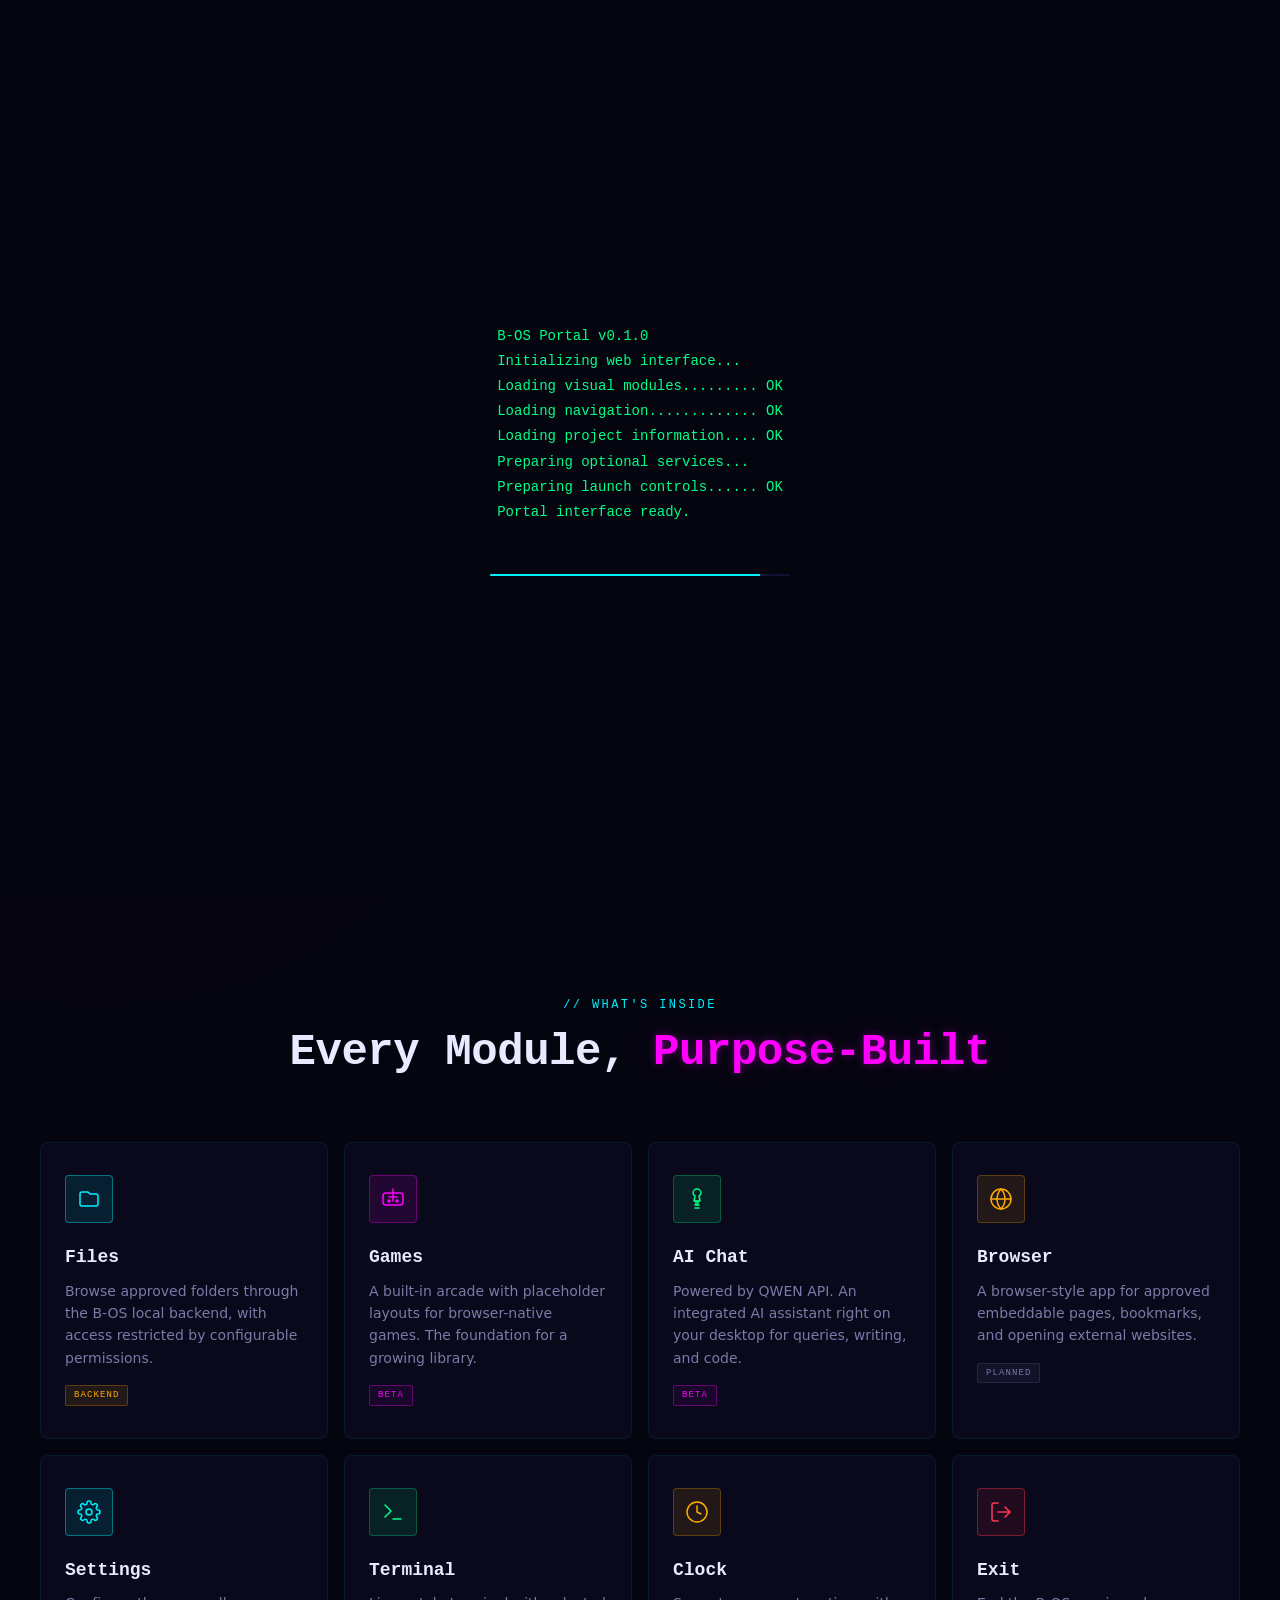
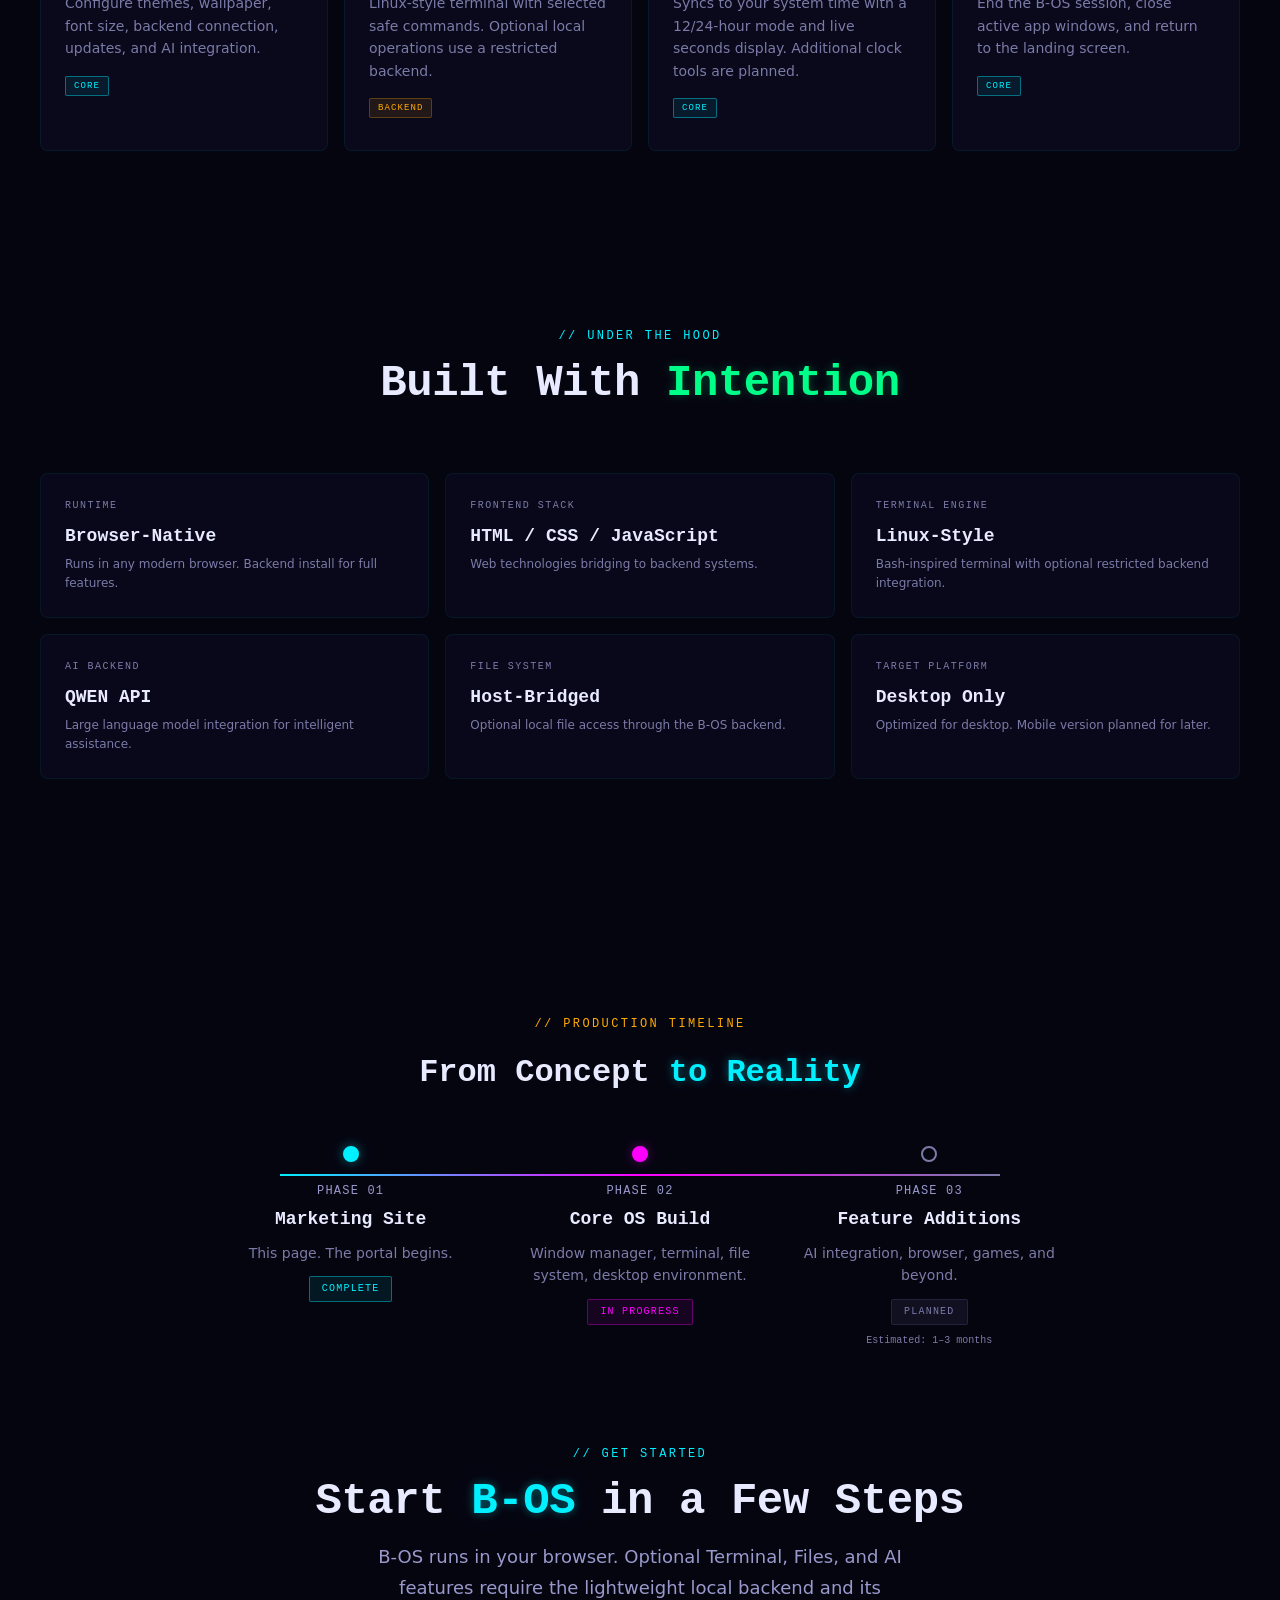
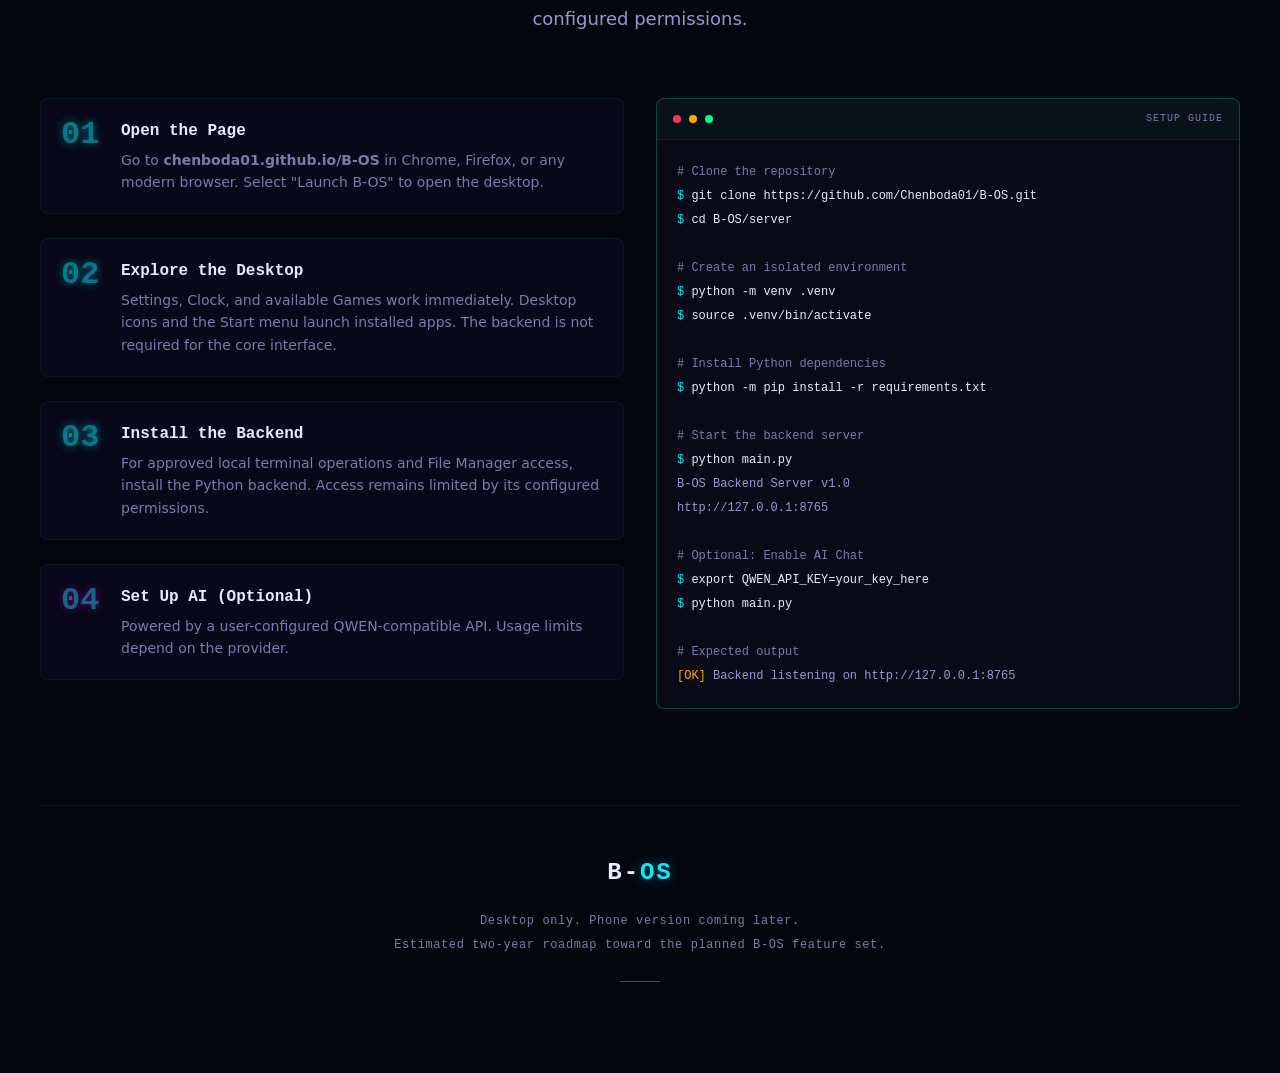
<file: index.html>
<!DOCTYPE html>
<html lang="en">
<head>
<meta charset="UTF-8">
<meta name="viewport" content="width=device-width, initial-scale=1.0">
<meta name="description" content="B-OS is a browser-based desktop simulation with windowed apps, optional local backend integration, and an extensible web interface.">
<meta name="theme-color" content="#050510">
<meta name="color-scheme" content="dark">
<meta property="og:title" content="B-OS — The Future Runs Here">
<meta property="og:description" content="A browser-based desktop simulation built for the web.">
<meta property="og:type" content="website">
<title>B-OS — The Future Runs Here</title>
<script>
document.documentElement.classList.add('js');
window.addEventListener('error', function(event) {
  console.error('B-OS portal error:', event.error || event.message);
  var bootOverlay = document.getElementById('bootOverlay');
  if (bootOverlay && !bootOverlay.classList.contains('hidden')) {
    bootOverlay.classList.add('hidden');
  }
});

window.addEventListener('unhandledrejection', function(event) {
  console.error('Unhandled promise rejection:', event.reason);
  var bootOverlay = document.getElementById('bootOverlay');
  if (bootOverlay && !bootOverlay.classList.contains('hidden')) {
    bootOverlay.classList.add('hidden');
  }
});
</script>
<style>
/* ═══════════════════════════════════════════════════════
   DESIGN SYSTEM — Cyberpunk Terminal Aesthetic
   ═══════════════════════════════════════════════════════ */
:root {
  /* Core palette */
  --void:        #050510;
  --abyss:       #0a0a1a;
  --deep:        #0d0d24;
  --surface:     #111130;
  --elevated:    #181848;

  /* Neon accents */
  --cyan:        #00f0ff;
  --cyan-dim:    #00f0ff66;
  --cyan-ghost:  #00f0ff15;
  --magenta:     #ff00ff;
  --magenta-dim: #ff00ff55;
  --magenta-ghost:#ff00ff12;
  --green:       #00ff88;
  --green-dim:   #00ff8844;
  --amber:       #ffaa00;
  --amber-dim:   #ffaa0044;
  --red:         #ff3355;

  /* Text */
  --text-bright: #e8eaff;
  --text-mid:    #9999cc;
  --text-dim:    #7b7ba8;
  --border-dim:  #555580;

  /* Spacing (4px grid) */
  --sp-1: 4px;   --sp-2: 8px;   --sp-3: 12px;
  --sp-4: 16px;  --sp-5: 20px;  --sp-6: 24px;
  --sp-8: 32px;  --sp-10: 40px; --sp-12: 48px;
  --sp-16: 64px; --sp-20: 80px; --sp-24: 96px;

  /* Type scale */
  --font-mono:    'Consolas', 'SF Mono', 'Fira Code', 'Courier New', monospace;
  --font-display: 'Consolas', 'SF Mono', 'Fira Code', 'Courier New', monospace;
  --font-body:    'Segoe UI', 'Helvetica Neue', 'DejaVu Sans', sans-serif;

  --text-xs:   0.75rem;
  --text-sm:   0.875rem;
  --text-base: 1rem;
  --text-lg:   1.125rem;
  --text-xl:   1.25rem;
  --text-2xl:  1.5rem;
  --text-3xl:  2rem;
  --text-4xl:  2.75rem;
  --text-5xl:  3.75rem;
  --text-6xl:  5rem;

  /* Radii */
  --r-sm: 4px;
  --r-md: 8px;
  --r-lg: 12px;

  /* Glows */
  --glow-cyan:    0 0 20px var(--cyan-dim), 0 0 60px var(--cyan-ghost);
  --glow-magenta: 0 0 20px var(--magenta-dim), 0 0 60px var(--magenta-ghost);
  --glow-green:   0 0 20px var(--green-dim);

  /* Transitions */
  --ease-out: cubic-bezier(0.22, 1, 0.36, 1);
  --ease-spring: cubic-bezier(0.34, 1.56, 0.64, 1);
}

/* ═══════════════════════════════════════════════════════
   RESET & BASE
   ═══════════════════════════════════════════════════════ */
*, *::before, *::after { margin: 0; padding: 0; box-sizing: border-box; }

html {
  scroll-behavior: smooth;
  overflow-x: hidden;
}

body {
  font-family: var(--font-body);
  background: var(--void);
  color: var(--text-bright);
  line-height: 1.6;
  -webkit-font-smoothing: antialiased;
  overflow-x: hidden;
}

a { color: var(--cyan); text-decoration: none; }
a:hover { text-shadow: var(--glow-cyan); }

a:focus-visible,
button:focus-visible {
  outline: 2px solid var(--cyan);
  outline-offset: 4px;
  box-shadow: 0 0 16px var(--cyan-dim);
}

.feature-card:focus-within,
.install-step:focus-within,
.spec-card:focus-within { border-color: var(--cyan); }

.skip-link {
  position: fixed;
  top: var(--sp-3);
  left: var(--sp-3);
  z-index: 10001;
  padding: var(--sp-3) var(--sp-4);
  background: var(--cyan);
  color: var(--void);
  font-family: var(--font-mono);
  font-weight: 700;
  transform: translateY(-200%);
  transition: transform 0.2s var(--ease-out);
}

.skip-link:focus { transform: translateY(0); }

::selection {
  background: var(--cyan);
  color: var(--void);
}

/* ═══════════════════════════════════════════════════════
   CUSTOM CURSOR
   ═══════════════════════════════════════════════════════ */
.cursor-dot {
  position: fixed;
  top: 0; left: 0;
  width: 8px; height: 8px;
  background: var(--cyan);
  border-radius: 50%;
  pointer-events: none;
  z-index: 10000;
  mix-blend-mode: screen;
  opacity: 0;
  transform: translate(-50%, -50%);
  transition: opacity 0.2s var(--ease-out);
  box-shadow: 0 0 10px var(--cyan), 0 0 30px var(--cyan-dim);
}

.cursor-ring {
  position: fixed;
  top: 0; left: 0;
  width: 36px; height: 36px;
  border: 1.5px solid var(--cyan-dim);
  border-radius: 50%;
  pointer-events: none;
  z-index: 9999;
  opacity: 0;
  transform: translate(-50%, -50%);
  transition: width 0.3s var(--ease-out), height 0.3s var(--ease-out),
              border-color 0.3s var(--ease-out), background 0.3s var(--ease-out),
              opacity 0.2s var(--ease-out);
}

html.cursor-ready .cursor-dot,
html.cursor-ready .cursor-ring { opacity: 1; }

@media (pointer: fine) {
  html.custom-cursor,
  html.custom-cursor a,
  html.custom-cursor button { cursor: none; }
}

@media (pointer: coarse) {
  .cursor-dot,
  .cursor-ring { display: none; }
}

.cursor-ring.hovering {
  width: 52px; height: 52px;
  border-color: var(--magenta);
  background: var(--magenta-ghost);
}

/* ═══════════════════════════════════════════════════════
   BACKGROUND EFFECTS
   ═══════════════════════════════════════════════════════ */

/* Perspective grid */
.bg-grid {
  position: fixed;
  top: 0; left: 0;
  width: 100%; height: 100%;
  z-index: 0;
  pointer-events: none;
  background-image:
    linear-gradient(var(--cyan-ghost) 1px, transparent 1px),
    linear-gradient(90deg, var(--cyan-ghost) 1px, transparent 1px);
  background-size: 60px 60px;
  opacity: 0.3;
  mask-image: radial-gradient(ellipse 80% 60% at 50% 30%, black 20%, transparent 70%);
  -webkit-mask-image: radial-gradient(ellipse 80% 60% at 50% 30%, black 20%, transparent 70%);
}

/* Scan lines overlay */
.bg-scanlines {
  position: fixed;
  top: 0; left: 0;
  width: 100%; height: 100%;
  z-index: 1;
  pointer-events: none;
  background: repeating-linear-gradient(
    0deg,
    transparent,
    transparent 2px,
    rgba(0, 240, 255, 0.015) 2px,
    rgba(0, 240, 255, 0.015) 4px
  );
}

/* Noise texture via SVG */
.bg-noise {
  position: fixed;
  top: 0; left: 0;
  width: 100%; height: 100%;
  z-index: 1;
  pointer-events: none;
  opacity: 0.04;
  background-image: url("data:image/svg+xml,%3Csvg viewBox='0 0 256 256' xmlns='http://www.w3.org/2000/svg'%3E%3Cfilter id='n'%3E%3CfeTurbulence type='fractalNoise' baseFrequency='0.9' numOctaves='4' stitchTiles='stitch'/%3E%3C/filter%3E%3Crect width='100%25' height='100%25' filter='url(%23n)'/%3E%3C/svg%3E");
  background-repeat: repeat;
  background-size: 256px 256px;
}

/* Floating particles container */
.particles {
  position: fixed;
  top: 0; left: 0;
  width: 100%; height: 100%;
  z-index: 0;
  pointer-events: none;
  overflow: hidden;
}

.particle {
  position: absolute;
  width: 2px; height: 2px;
  background: var(--cyan);
  border-radius: 50%;
  opacity: 0;
  animation: particleFloat linear infinite;
}

@keyframes particleFloat {
  0%   { opacity: 0; transform: translateY(100vh) scale(0); }
  10%  { opacity: 0.8; }
  90%  { opacity: 0.8; }
  100% { opacity: 0; transform: translateY(-10vh) scale(1); }
}

/* Gradient orbs */
.orb {
  position: fixed;
  border-radius: 50%;
  filter: blur(120px);
  pointer-events: none;
  z-index: 0;
}
.orb--cyan {
  width: 500px; height: 500px;
  background: var(--cyan-ghost);
  top: -10%; right: -10%;
  animation: orbDrift 20s ease-in-out infinite alternate;
}
.orb--magenta {
  width: 400px; height: 400px;
  background: var(--magenta-ghost);
  bottom: 10%; left: -8%;
  animation: orbDrift 25s ease-in-out infinite alternate-reverse;
}

@keyframes orbDrift {
  0%   { transform: translate(0, 0); }
  100% { transform: translate(40px, 30px); }
}

/* ═══════════════════════════════════════════════════════
   LAYOUT
   ═══════════════════════════════════════════════════════ */
.container {
  position: relative;
  z-index: 2;
  max-width: 1200px;
  margin: 0 auto;
  padding: 0 var(--sp-8);
}

section {
  position: relative;
  padding: var(--sp-24) 0;
  scroll-margin-top: 80px;
}

/* ═══════════════════════════════════════════════════════
   TYPOGRAPHY
   ═══════════════════════════════════════════════════════ */
.heading-xl {
  font-family: var(--font-display);
  font-size: var(--text-6xl);
  font-weight: 700;
  line-height: 1.05;
  letter-spacing: -0.02em;
}

.heading-lg {
  font-family: var(--font-display);
  font-size: var(--text-4xl);
  font-weight: 700;
  line-height: 1.15;
  letter-spacing: -0.01em;
}

.heading-md {
  font-family: var(--font-display);
  font-size: var(--text-2xl);
  font-weight: 600;
  line-height: 1.3;
}

.heading-sm {
  font-family: var(--font-mono);
  font-size: var(--text-sm);
  font-weight: 600;
  letter-spacing: 0.15em;
  text-transform: uppercase;
}

.body-lg {
  font-size: var(--text-lg);
  color: var(--text-mid);
  line-height: 1.7;
}

.body-sm {
  font-size: var(--text-sm);
  color: var(--text-dim);
}

/* Neon text utility */
.neon-cyan {
  color: var(--cyan);
  text-shadow: 0 0 10px var(--cyan-dim), 0 0 40px var(--cyan-ghost);
}

.neon-magenta {
  color: var(--magenta);
  text-shadow: 0 0 10px var(--magenta-dim), 0 0 40px var(--magenta-ghost);
}

.neon-green {
  color: var(--green);
  text-shadow: 0 0 10px var(--green-dim);
}

/* ═══════════════════════════════════════════════════════
   NAV BAR
   ═══════════════════════════════════════════════════════ */
.nav {
  position: fixed;
  top: 0; left: 0; right: 0;
  z-index: 100;
  padding: var(--sp-4) var(--sp-8);
  display: flex;
  align-items: center;
  justify-content: space-between;
  background: rgba(5, 5, 16, 0.85);
  backdrop-filter: blur(16px);
  border-bottom: 1px solid var(--cyan-ghost);
  transition: background 0.3s;
}

.nav.scrolled { background: rgba(5, 5, 16, 0.95); }

.nav-logo {
  font-family: var(--font-display);
  font-size: var(--text-xl);
  font-weight: 700;
  letter-spacing: 0.08em;
}

.nav-logo span {
  color: var(--cyan);
  text-shadow: 0 0 12px var(--cyan-dim);
}

.nav-links {
  display: flex;
  gap: var(--sp-8);
  list-style: none;
}

.nav-links a {
  font-family: var(--font-mono);
  font-size: var(--text-xs);
  letter-spacing: 0.12em;
  text-transform: uppercase;
  color: var(--text-mid);
  transition: color 0.3s, text-shadow 0.3s;
  padding: var(--sp-2) 0;
}

.nav-links a:hover {
  color: var(--cyan);
  text-shadow: var(--glow-cyan);
}

.nav-status {
  display: flex;
  align-items: center;
  gap: var(--sp-2);
  font-family: var(--font-mono);
  font-size: var(--text-xs);
  color: var(--amber);
}

.nav-status::before {
  content: '';
  width: 6px; height: 6px;
  background: var(--amber);
  border-radius: 50%;
  box-shadow: 0 0 8px var(--amber);
  animation: statusPulse 2s ease-in-out infinite;
}

.nav-status.online { color: var(--green); }

.nav-status.online::before {
  background: var(--green);
  box-shadow: 0 0 8px var(--green);
}

@keyframes statusPulse {
  0%, 100% { opacity: 1; }
  50% { opacity: 0.3; }
}

/* ═══════════════════════════════════════════════════════
   BOOT SCREEN ANIMATION
   ═══════════════════════════════════════════════════════ */
.boot-overlay {
  position: fixed;
  inset: 0;
  z-index: 9999;
  background: var(--void);
  display: flex;
  flex-direction: column;
  align-items: center;
  justify-content: center;
  transition: opacity 0.8s var(--ease-out), visibility 0.8s;
}

.boot-overlay.hidden {
  opacity: 0;
  visibility: hidden;
  pointer-events: none;
}

.boot-text {
  font-family: var(--font-mono);
  font-size: var(--text-sm);
  color: var(--green);
  text-align: left;
  line-height: 1.8;
  max-width: 500px;
  white-space: pre;
}

.boot-cursor {
  display: inline-block;
  width: 8px; height: 16px;
  background: var(--green);
  animation: blink 0.8s step-end infinite;
  vertical-align: middle;
  margin-left: 2px;
}

@keyframes blink {
  50% { opacity: 0; }
}

.boot-progress {
  width: 300px;
  height: 2px;
  background: var(--surface);
  margin-top: var(--sp-6);
  border-radius: 1px;
  overflow: hidden;
}

.boot-progress-bar {
  height: 100%;
  background: var(--cyan);
  box-shadow: 0 0 12px var(--cyan);
  width: 0%;
  transition: width 0.3s linear;
}

/* ═══════════════════════════════════════════════════════
   TIMELINE SECTION (Production roadmap)
   ═══════════════════════════════════════════════════════ */
.timeline-section {
  padding-top: calc(var(--sp-24) + 60px);
  text-align: center;
}

.timeline-label {
  font-family: var(--font-mono);
  font-size: var(--text-xs);
  letter-spacing: 0.2em;
  text-transform: uppercase;
  color: var(--amber);
  margin-bottom: var(--sp-3);
}

.timeline-title {
  font-family: var(--font-display);
  font-size: var(--text-3xl);
  margin-bottom: var(--sp-12);
  color: var(--text-bright);
}

.timeline-track {
  display: flex;
  align-items: flex-start;
  justify-content: center;
  gap: 0;
  position: relative;
  max-width: 900px;
  margin: 0 auto;
  padding: 0 var(--sp-4);
}

.timeline-track::before {
  content: '';
  position: absolute;
  top: 28px;
  left: 10%;
  right: 10%;
  height: 2px;
  background: linear-gradient(90deg,
    var(--cyan) 0%,
    var(--magenta) 50%,
    var(--text-dim) 100%
  );
  z-index: 0;
}

.timeline-phase {
  flex: 1;
  position: relative;
  z-index: 1;
  display: flex;
  flex-direction: column;
  align-items: center;
  padding: 0 var(--sp-3);
}

.timeline-dot {
  width: 16px; height: 16px;
  border-radius: 50%;
  border: 2px solid;
  margin-bottom: var(--sp-5);
  position: relative;
  transition: transform 0.3s var(--ease-spring);
}

.timeline-phase:hover .timeline-dot {
  transform: scale(1.4);
}

.timeline-dot--done {
  background: var(--cyan);
  border-color: var(--cyan);
  box-shadow: 0 0 12px var(--cyan-dim), 0 0 30px var(--cyan-ghost);
}

.timeline-dot--active {
  background: var(--magenta);
  border-color: var(--magenta);
  box-shadow: 0 0 12px var(--magenta-dim), 0 0 30px var(--magenta-ghost);
  animation: dotPulse 2s ease-in-out infinite;
}

.timeline-dot--future {
  background: transparent;
  border-color: var(--text-dim);
}

@keyframes dotPulse {
  0%, 100% { box-shadow: 0 0 12px var(--magenta-dim), 0 0 30px var(--magenta-ghost); }
  50% { box-shadow: 0 0 20px var(--magenta), 0 0 50px var(--magenta-dim); }
}

.timeline-phase-name {
  font-family: var(--font-mono);
  font-size: var(--text-xs);
  letter-spacing: 0.1em;
  text-transform: uppercase;
  color: var(--text-mid);
  margin-bottom: var(--sp-1);
}

.timeline-phase-desc {
  font-size: var(--text-sm);
  color: var(--text-dim);
}

.timeline-phase-status {
  display: inline-block;
  font-family: var(--font-mono);
  font-size: 10px;
  letter-spacing: 0.12em;
  text-transform: uppercase;
  padding: var(--sp-1) var(--sp-3);
  border-radius: 2px;
  margin-top: var(--sp-3);
}

.timeline-phase-eta {
  margin-top: var(--sp-2);
  font-family: var(--font-mono);
  font-size: 10px;
  color: var(--text-dim);
}

.status-done {
  background: var(--cyan-ghost);
  color: var(--cyan);
  border: 1px solid var(--cyan-dim);
}

.status-active {
  background: var(--magenta-ghost);
  color: var(--magenta);
  border: 1px solid var(--magenta-dim);
  animation: statusBlink 3s ease-in-out infinite;
}

.status-future {
  background: rgba(85, 85, 128, 0.15);
  color: var(--text-dim);
  border: 1px solid rgba(85, 85, 128, 0.3);
}

@keyframes statusBlink {
  0%, 100% { opacity: 1; }
  50% { opacity: 0.6; }
}

/* ═══════════════════════════════════════════════════════
   HERO SECTION
   ═══════════════════════════════════════════════════════ */
.hero {
  min-height: 100vh;
  display: flex;
  align-items: center;
  padding-top: 120px;
  position: relative;
  overflow: hidden;
}

.hero-content {
  max-width: 700px;
}

.hero-prefix {
  display: inline-flex;
  align-items: center;
  gap: var(--sp-3);
  font-family: var(--font-mono);
  font-size: var(--text-xs);
  letter-spacing: 0.18em;
  text-transform: uppercase;
  color: var(--cyan);
  margin-bottom: var(--sp-6);
  padding: var(--sp-2) var(--sp-4);
  background: var(--cyan-ghost);
  border: 1px solid var(--cyan-dim);
  border-radius: 2px;
}

.hero-prefix::before {
  content: '>';
  color: var(--green);
  animation: blink 1.2s step-end infinite;
}

.hero-title {
  font-family: var(--font-display);
  font-size: clamp(3rem, 8vw, 6rem);
  font-weight: 700;
  line-height: 1;
  margin-bottom: var(--sp-6);
}

.hero-title .line1 {
  display: block;
  color: var(--text-bright);
}

.hero-title .line2 {
  display: block;
  background: linear-gradient(135deg, var(--cyan), var(--magenta));
  -webkit-background-clip: text;
  -webkit-text-fill-color: transparent;
  background-clip: text;
}

.hero-tagline {
  font-size: var(--text-xl);
  color: var(--text-mid);
  line-height: 1.7;
  margin-bottom: var(--sp-10);
  max-width: 520px;
}

.hero-actions {
  display: flex;
  gap: var(--sp-4);
  flex-wrap: wrap;
}

.btn {
  display: inline-flex;
  align-items: center;
  justify-content: center;
  font-family: var(--font-mono);
  font-size: var(--text-sm);
  letter-spacing: 0.08em;
  text-transform: uppercase;
  padding: var(--sp-3) var(--sp-6);
  border: none;
  border-radius: var(--r-sm);
  transition: all 0.3s var(--ease-out);
  position: relative;
  overflow: hidden;
}

.btn--primary {
  background: var(--cyan);
  color: var(--void);
  font-weight: 700;
}

.btn--primary:hover {
  box-shadow: 0 0 20px var(--cyan), 0 0 60px var(--cyan-dim);
  transform: translateY(-2px);
}

.btn--ghost {
  background: transparent;
  color: var(--cyan);
  border: 1px solid var(--cyan-dim);
}

.btn--ghost:hover {
  background: var(--cyan-ghost);
  border-color: var(--cyan);
  box-shadow: 0 0 20px var(--cyan-ghost);
}

/* Hero decorative terminal */
.hero-terminal {
  position: absolute;
  right: -20px;
  top: 50%;
  transform: translateY(-50%);
  width: 380px;
  background: rgba(10, 10, 26, 0.9);
  border: 1px solid var(--cyan-dim);
  border-radius: var(--r-md);
  overflow: hidden;
  box-shadow: 0 0 40px var(--cyan-ghost), inset 0 0 60px rgba(0, 0, 0, 0.5);
}

.hero-terminal-bar {
  display: flex;
  align-items: center;
  gap: var(--sp-2);
  padding: var(--sp-3) var(--sp-4);
  background: rgba(0, 240, 255, 0.05);
  border-bottom: 1px solid var(--cyan-ghost);
}

.hero-terminal-dot {
  width: 8px; height: 8px;
  border-radius: 50%;
}

.hero-terminal-title {
  font-family: var(--font-mono);
  font-size: 10px;
  letter-spacing: 0.1em;
  text-transform: uppercase;
  color: var(--text-dim);
  margin-left: auto;
}

.hero-terminal-body {
  padding: var(--sp-4);
  font-family: var(--font-mono);
  font-size: 11px;
  line-height: 1.8;
  color: var(--green);
  min-height: 180px;
}

.hero-terminal-body .prompt {
  color: var(--cyan);
}

.hero-terminal-body .cmd {
  color: var(--text-bright);
}

.hero-terminal-body .output {
  color: var(--text-dim);
}

.hero-terminal-body .cursor-blink {
  display: inline-block;
  width: 6px; height: 13px;
  background: var(--green);
  animation: blink 0.8s step-end infinite;
  vertical-align: text-bottom;
}

/* ═══════════════════════════════════════════════════════
   FEATURES SECTION
   ═══════════════════════════════════════════════════════ */
.features-section {
  padding: var(--sp-24) 0;
}

.section-header {
  text-align: center;
  margin-bottom: var(--sp-16);
}

.section-tag {
  font-family: var(--font-mono);
  font-size: var(--text-xs);
  letter-spacing: 0.2em;
  text-transform: uppercase;
  color: var(--cyan);
  margin-bottom: var(--sp-3);
  display: block;
}

.features-grid {
  display: grid;
  grid-template-columns: repeat(4, 1fr);
  gap: var(--sp-4);
}

.feature-card {
  position: relative;
  background: rgba(13, 13, 36, 0.6);
  border: 1px solid rgba(0, 240, 255, 0.08);
  border-radius: var(--r-md);
  padding: var(--sp-8) var(--sp-6);
  transition: all 0.4s var(--ease-out);
  overflow: hidden;
}

.feature-card::before {
  content: '';
  position: absolute;
  inset: 0;
  background: linear-gradient(135deg, var(--cyan-ghost), transparent);
  opacity: 0;
  transition: opacity 0.4s;
}

.feature-card:hover {
  border-color: var(--cyan-dim);
  transform: translateY(-4px);
  box-shadow: 0 8px 40px var(--cyan-ghost);
}

.feature-card:hover::before {
  opacity: 1;
}

.feature-card:nth-child(even):hover {
  border-color: var(--magenta-dim);
  box-shadow: 0 8px 40px var(--magenta-ghost);
}

.feature-card:nth-child(even):hover::before {
  background: linear-gradient(135deg, var(--magenta-ghost), transparent);
}

.feature-icon {
  width: 48px; height: 48px;
  display: flex;
  align-items: center;
  justify-content: center;
  border-radius: var(--r-sm);
  margin-bottom: var(--sp-5);
  position: relative;
  z-index: 1;
  font-size: 20px;
  transition: box-shadow 0.3s;
}

.feature-icon--files   { background: rgba(0, 240, 255, 0.1);  color: var(--cyan);    border: 1px solid var(--cyan-dim); }
.feature-icon--games   { background: rgba(255, 0, 255, 0.1);  color: var(--magenta); border: 1px solid var(--magenta-dim); }
.feature-icon--ai      { background: rgba(0, 255, 136, 0.1);  color: var(--green);   border: 1px solid var(--green-dim); }
.feature-icon--browser { background: rgba(255, 170, 0, 0.1);  color: var(--amber);   border: 1px solid var(--amber-dim); }
.feature-icon--settings{ background: rgba(0, 240, 255, 0.1);  color: var(--cyan);    border: 1px solid var(--cyan-dim); }
.feature-icon--terminal{ background: rgba(0, 255, 136, 0.1);  color: var(--green);   border: 1px solid var(--green-dim); }
.feature-icon--clock   { background: rgba(255, 170, 0, 0.1);  color: var(--amber);   border: 1px solid var(--amber-dim); }
.feature-icon--exit    { background: rgba(255, 51, 85, 0.1);  color: var(--red);     border: 1px solid rgba(255, 51, 85, 0.4); }

.feature-card:hover .feature-icon {
  box-shadow: 0 0 16px currentColor;
}

.feature-name {
  font-family: var(--font-display);
  font-size: var(--text-lg);
  font-weight: 600;
  margin-bottom: var(--sp-2);
  position: relative;
  z-index: 1;
}

.feature-desc {
  font-size: var(--text-sm);
  color: var(--text-dim);
  line-height: 1.6;
  position: relative;
  z-index: 1;
}

.feature-tag {
  display: inline-block;
  font-family: var(--font-mono);
  font-size: 9px;
  letter-spacing: 0.12em;
  text-transform: uppercase;
  padding: 2px var(--sp-2);
  border-radius: 2px;
  margin-top: var(--sp-4);
  position: relative;
  z-index: 1;
}

.feature-tag--core {
  background: var(--cyan-ghost);
  color: var(--cyan);
  border: 1px solid var(--cyan-dim);
}

.feature-tag--backend {
  background: rgba(255, 170, 0, 0.1);
  color: var(--amber);
  border: 1px solid var(--amber-dim);
}

.feature-tag--beta {
  background: var(--magenta-ghost);
  color: var(--magenta);
  border: 1px solid var(--magenta-dim);
}

.feature-tag--planned {
  background: rgba(85, 85, 128, 0.15);
  color: var(--text-dim);
  border: 1px solid rgba(85, 85, 128, 0.3);
}

/* ═══════════════════════════════════════════════════════
   SPECS / TECH SECTION
   ═══════════════════════════════════════════════════════ */
.specs-section {
  padding: var(--sp-20) 0;
}

.specs-grid {
  display: grid;
  grid-template-columns: repeat(3, 1fr);
  gap: var(--sp-4);
  margin-top: var(--sp-12);
}

.spec-card {
  padding: var(--sp-6);
  background: rgba(13, 13, 36, 0.5);
  border: 1px solid rgba(0, 240, 255, 0.06);
  border-radius: var(--r-md);
  transition: border-color 0.3s;
}

.spec-card:hover {
  border-color: var(--cyan-dim);
}

.spec-label {
  font-family: var(--font-mono);
  font-size: 10px;
  letter-spacing: 0.15em;
  text-transform: uppercase;
  color: var(--text-dim);
  margin-bottom: var(--sp-2);
}

.spec-value {
  font-family: var(--font-display);
  font-size: var(--text-lg);
  color: var(--text-bright);
  font-weight: 600;
}

.spec-detail {
  font-size: var(--text-xs);
  color: var(--text-dim);
  margin-top: var(--sp-1);
}

/* ═══════════════════════════════════════════════════════
   INSTALLATION SECTION
   ═══════════════════════════════════════════════════════ */
.install-section {
  padding: var(--sp-24) 0;
}

.install-intro {
  max-width: 560px;
  margin: var(--sp-4) auto 0;
  text-align: center;
}

.install-grid {
  display: grid;
  grid-template-columns: 1fr 1fr;
  gap: var(--sp-8);
  margin-top: var(--sp-12);
  align-items: start;
}

.install-steps {
  display: flex;
  flex-direction: column;
  gap: var(--sp-6);
}

.install-step {
  display: flex;
  gap: var(--sp-5);
  padding: var(--sp-5);
  background: rgba(13, 13, 36, 0.5);
  border: 1px solid rgba(0, 240, 255, 0.06);
  border-radius: var(--r-md);
  transition: border-color 0.3s, transform 0.3s var(--ease-out);
}

.install-step:hover {
  border-color: var(--cyan-dim);
  transform: translateX(4px);
}

.install-step-num {
  font-family: var(--font-display);
  font-size: var(--text-3xl);
  font-weight: 700;
  color: var(--cyan-dim);
  line-height: 1;
  min-width: 40px;
}

.install-step-content h3 {
  font-family: var(--font-display);
  font-size: var(--text-base);
  font-weight: 600;
  margin-bottom: var(--sp-1);
}

.install-step-content p {
  font-size: var(--text-sm);
  color: var(--text-dim);
  line-height: 1.6;
}

.install-terminal {
  background: rgba(10, 10, 26, 0.9);
  border: 1px solid var(--green-dim);
  border-radius: var(--r-md);
  overflow: hidden;
  box-shadow: 0 0 30px rgba(0, 255, 136, 0.05);
}

.install-terminal-bar {
  display: flex;
  align-items: center;
  gap: var(--sp-2);
  padding: var(--sp-3) var(--sp-4);
  background: rgba(0, 255, 136, 0.03);
  border-bottom: 1px solid rgba(0, 255, 136, 0.1);
}

.install-terminal-body {
  padding: var(--sp-5);
  font-family: var(--font-mono);
  font-size: 12px;
  line-height: 2;
  color: var(--green);
}

.install-terminal-body .prompt-line {
  color: var(--cyan);
}

.install-terminal-body .cmd-line {
  color: var(--text-bright);
}

.install-terminal-body .comment-line {
  color: var(--text-dim);
}

.install-terminal-body .output-line {
  color: var(--text-mid);
}

.install-terminal-body .highlight-line {
  color: var(--amber);
}

/* ═══════════════════════════════════════════════════════
   FOOTER
   ═══════════════════════════════════════════════════════ */
.footer {
  border-top: 1px solid var(--cyan-ghost);
  padding: var(--sp-12) 0;
  text-align: center;
}

.footer-logo {
  font-family: var(--font-display);
  font-size: var(--text-2xl);
  font-weight: 700;
  letter-spacing: 0.08em;
  margin-bottom: var(--sp-4);
}

.footer-logo span {
  color: var(--cyan);
  text-shadow: 0 0 12px var(--cyan-dim);
}

.footer-note {
  font-family: var(--font-mono);
  font-size: var(--text-xs);
  color: var(--text-dim);
  letter-spacing: 0.05em;
  line-height: 2;
}

.footer-divider {
  width: 40px;
  height: 1px;
  background: var(--cyan-dim);
  margin: var(--sp-6) auto;
}

.footer-copy {
  font-size: var(--text-xs);
  color: var(--text-dim);
}

/* ═══════════════════════════════════════════════════════
   SCROLL REVEAL ANIMATIONS
   ═══════════════════════════════════════════════════════ */
.reveal {
  opacity: 1;
  transform: none;
}

.js .reveal {
  opacity: 0;
  transform: translateY(30px);
  transition: opacity 0.7s var(--ease-out), transform 0.7s var(--ease-out);
}

.js .reveal.visible {
  opacity: 1;
  transform: none;
}

.reveal-delay-1 { transition-delay: 0.1s; }
.reveal-delay-2 { transition-delay: 0.2s; }
.reveal-delay-3 { transition-delay: 0.3s; }
.reveal-delay-4 { transition-delay: 0.4s; }
.reveal-delay-5 { transition-delay: 0.5s; }
.reveal-delay-6 { transition-delay: 0.6s; }
.reveal-delay-7 { transition-delay: 0.7s; }
.reveal-delay-8 { transition-delay: 0.8s; }

/* Glitch text effect */
.glitch {
  position: relative;
}

.glitch::before,
.glitch::after {
  content: attr(data-text);
  position: absolute;
  top: 0; left: 0;
  width: 100%; height: 100%;
}

.glitch::before {
  color: var(--cyan);
  animation: glitch1 3s infinite linear alternate-reverse;
  clip-path: inset(0 0 60% 0);
}

.glitch::after {
  color: var(--magenta);
  animation: glitch2 3s infinite linear alternate-reverse;
  clip-path: inset(60% 0 0 0);
}

@keyframes glitch1 {
  0%, 90%, 100% { transform: translate(0); }
  92% { transform: translate(-2px, 1px); }
  94% { transform: translate(2px, -1px); }
  96% { transform: translate(-1px, 2px); }
}

@keyframes glitch2 {
  0%, 90%, 100% { transform: translate(0); }
  91% { transform: translate(2px, -1px); }
  93% { transform: translate(-2px, 1px); }
  95% { transform: translate(1px, -2px); }
}

/* ═══════════════════════════════════════════════════════
   RESPONSIVE
   ═══════════════════════════════════════════════════════ */
@media (max-width: 1100px) {
  .hero-terminal { display: none; }
}

@media (max-width: 900px) {
  .features-grid { grid-template-columns: repeat(2, 1fr); }
  .specs-grid { grid-template-columns: repeat(2, 1fr); }
  .install-grid { grid-template-columns: 1fr; }
  .timeline-track { flex-direction: column; align-items: center; gap: var(--sp-6); }
  .timeline-track::before { display: none; }
}

@media (max-width: 600px) {
  .container { padding: 0 var(--sp-4); }
  .features-grid { grid-template-columns: 1fr; }
  .specs-grid { grid-template-columns: 1fr; }
  .hero-title { font-size: clamp(2.2rem, 10vw, 3.5rem); }
  .heading-xl { font-size: var(--text-4xl); }
  .heading-lg { font-size: var(--text-3xl); }
  .nav-links { display: none; }
  .hero-actions { flex-direction: column; }
  .btn { width: 100%; text-align: center; }
  section { padding: var(--sp-16) 0; }
}

@media (prefers-reduced-motion: reduce) {
  html { scroll-behavior: auto; }

  *,
  *::before,
  *::after {
    animation-duration: 0.01ms !important;
    animation-iteration-count: 1 !important;
    transition-duration: 0.01ms !important;
  }

  .particles,
  .cursor-dot,
  .cursor-ring { display: none !important; }

  .reveal,
  .js .reveal {
    opacity: 1;
    transform: none;
  }
}
</style>
</head>
<body>

<noscript><style>.boot-overlay { display: none !important; }</style></noscript>

<a class="skip-link" href="#mainContent">Skip to main content</a>

<!-- ═══════════════════════════════════════════════════
     BOOT SCREEN
     ═══════════════════════════════════════════════════ -->
<div class="boot-overlay" id="bootOverlay" aria-hidden="true">
  <div class="boot-text" id="bootText"></div>
  <div class="boot-progress"><div class="boot-progress-bar" id="bootProgress"></div></div>
</div>

<!-- ═══════════════════════════════════════════════════
     BACKGROUND LAYERS
     ═══════════════════════════════════════════════════ -->
<div class="bg-grid" aria-hidden="true"></div>
<div class="bg-scanlines" aria-hidden="true"></div>
<div class="bg-noise" aria-hidden="true"></div>
<div class="orb orb--cyan" aria-hidden="true"></div>
<div class="orb orb--magenta" aria-hidden="true"></div>
<div class="particles" id="particles" aria-hidden="true"></div>

<!-- ═══════════════════════════════════════════════════
     CUSTOM CURSOR
     ═══════════════════════════════════════════════════ -->
<div class="cursor-dot" id="cursorDot" aria-hidden="true"></div>
<div class="cursor-ring" id="cursorRing" aria-hidden="true"></div>

<!-- ═══════════════════════════════════════════════════
     NAVIGATION
     ═══════════════════════════════════════════════════ -->
<nav class="nav" id="nav" aria-label="Main navigation">
  <a class="nav-logo" href="#hero" aria-label="B-OS home">B-<span>OS</span></a>
  <ul class="nav-links">
    <li><a href="#timeline">Roadmap</a></li>
    <li><a href="#features">Features</a></li>
    <li><a href="#specs">Specs</a></li>
    <li><a href="#install">Install</a></li>
  </ul>
  <div class="nav-status" id="systemStatus" role="status" aria-live="polite">Checking...</div>
</nav>

<main id="mainContent">

<!-- ═══════════════════════════════════════════════════
     HERO
     ═══════════════════════════════════════════════════ -->
<section class="hero container" id="hero">
  <div class="hero-content">
    <div class="hero-prefix reveal">System.boot()</div>
    <h1 class="hero-title reveal reveal-delay-1">
      <span class="line1 glitch" data-text="Your Desktop.">Your Desktop.</span>
      <span class="line2">Reinvented.</span>
    </h1>
    <p class="hero-tagline reveal reveal-delay-2">
      B-OS is a browser-based desktop simulation that reimagines what a
      personal workspace can be. More than a theme—it is an interactive environment built for the web.
    </p>
    <div class="hero-actions reveal reveal-delay-3">
      <a class="btn btn--primary" href="os/index.html">Launch B-OS</a>
      <a class="btn btn--ghost" href="#features">Explore Features</a>
    </div>
  </div>

  <!-- Decorative terminal -->
  <div class="hero-terminal reveal reveal-delay-4" aria-hidden="true">
    <div class="hero-terminal-bar">
      <div class="hero-terminal-dot" style="background:var(--red)" aria-hidden="true"></div>
      <div class="hero-terminal-dot" style="background:var(--amber)" aria-hidden="true"></div>
      <div class="hero-terminal-dot" style="background:var(--green)" aria-hidden="true"></div>
      <div class="hero-terminal-title">b-os ~ terminal</div>
    </div>
    <div class="hero-terminal-body">
      <span class="prompt">b-os@system</span> <span class="output">~</span> <span class="cmd">$ neofetch</span><br>
      <span class="output">&nbsp;&nbsp;██████╗ ███████╗</span><br>
      <span class="output">&nbsp;&nbsp;██╔═══╝ ██╔════╝</span>  <span style="color:var(--cyan)">B-OS</span> v0.1.0<br>
      <span class="output">&nbsp;&nbsp;███████╗█████╗</span>    <span class="output">Shell: bsh 1.0</span><br>
      <span class="output">&nbsp;&nbsp;╚════██║██╔══╝</span>    <span class="output">Desktop: BDE</span><br>
      <span class="output">&nbsp;&nbsp;███████║███████╗</span> <span class="output">Terminal: b-term</span><br>
      <span class="output">&nbsp;&nbsp;╚══════╝╚══════╝</span> <span class="output">CPU: Web Runtime</span><br>
      <br>
      <span class="prompt">b-os@system</span> <span class="output">~</span> <span class="cmd">$ help safe-commands</span><br>
      <span class="output">Available: pwd, ls, cat, date, whoami...</span><br>
      <span style="color:var(--amber)">Optional local operations require the restricted backend.</span> <span class="cursor-blink"></span>
    </div>
  </div>
</section>

<!-- ═══════════════════════════════════════════════════
     FEATURES
     ═══════════════════════════════════════════════════ -->
<section class="features-section container" id="features">
  <div class="section-header reveal">
    <span class="section-tag">// What's Inside</span>
    <h2 class="heading-lg">Every Module, <span class="neon-magenta">Purpose-Built</span></h2>
  </div>

  <div class="features-grid">
    <!-- Files -->
    <div class="feature-card reveal reveal-delay-1">
      <div class="feature-icon feature-icon--files">
        <svg width="24" height="24" viewBox="0 0 24 24" fill="none" stroke="currentColor" stroke-width="1.5" stroke-linecap="round" stroke-linejoin="round" aria-hidden="true" focusable="false">
          <path d="M3 7v10a2 2 0 002 2h14a2 2 0 002-2V9a2 2 0 00-2-2h-6l-2-2H5a2 2 0 00-2 2z"/>
        </svg>
      </div>
      <div class="feature-name">Files</div>
      <div class="feature-desc">Browse approved folders through the B-OS local backend, with access restricted by configurable permissions.</div>
      <span class="feature-tag feature-tag--backend">Backend</span>
    </div>

    <!-- Games -->
    <div class="feature-card reveal reveal-delay-2">
      <div class="feature-icon feature-icon--games">
        <svg width="24" height="24" viewBox="0 0 24 24" fill="none" stroke="currentColor" stroke-width="1.5" stroke-linecap="round" stroke-linejoin="round" aria-hidden="true" focusable="false">
          <rect x="2" y="6" width="20" height="12" rx="3"/>
          <line x1="12" y1="2" x2="12" y2="6"/>
          <line x1="8" y1="10" x2="16" y2="10"/>
          <line x1="12" y1="6" x2="12" y2="14"/>
          <circle cx="8" cy="14" r="1" fill="currentColor"/>
          <circle cx="16" cy="14" r="1" fill="currentColor"/>
        </svg>
      </div>
      <div class="feature-name">Games</div>
      <div class="feature-desc">A built-in arcade with placeholder layouts for browser-native games. The foundation for a growing library.</div>
      <span class="feature-tag feature-tag--beta">Beta</span>
    </div>

    <!-- AI -->
    <div class="feature-card reveal reveal-delay-3">
      <div class="feature-icon feature-icon--ai">
        <svg width="24" height="24" viewBox="0 0 24 24" fill="none" stroke="currentColor" stroke-width="1.5" stroke-linecap="round" stroke-linejoin="round" aria-hidden="true" focusable="false">
          <path d="M12 2a4 4 0 014 4c0 1.5-1 2.5-2 3l1 5h-6l1-5c-1-.5-2-1.5-2-3a4 4 0 014-4z"/>
          <line x1="10" y1="18" x2="14" y2="18"/>
          <line x1="10" y1="21" x2="14" y2="21"/>
          <line x1="11" y1="14" x2="11" y2="18"/>
          <line x1="13" y1="14" x2="13" y2="18"/>
        </svg>
      </div>
      <div class="feature-name">AI Chat</div>
      <div class="feature-desc">Powered by QWEN API. An integrated AI assistant right on your desktop for queries, writing, and code.</div>
      <span class="feature-tag feature-tag--beta">Beta</span>
    </div>

    <!-- Browser -->
    <div class="feature-card reveal reveal-delay-4">
      <div class="feature-icon feature-icon--browser">
        <svg width="24" height="24" viewBox="0 0 24 24" fill="none" stroke="currentColor" stroke-width="1.5" stroke-linecap="round" stroke-linejoin="round" aria-hidden="true" focusable="false">
          <circle cx="12" cy="12" r="10"/>
          <line x1="2" y1="12" x2="22" y2="12"/>
          <path d="M12 2a15.3 15.3 0 014 10 15.3 15.3 0 01-4 10 15.3 15.3 0 01-4-10 15.3 15.3 0 014-10z"/>
        </svg>
      </div>
      <div class="feature-name">Browser</div>
      <div class="feature-desc">A browser-style app for approved embeddable pages, bookmarks, and opening external websites.</div>
      <span class="feature-tag feature-tag--planned">Planned</span>
    </div>

    <!-- Settings -->
    <div class="feature-card reveal reveal-delay-5">
      <div class="feature-icon feature-icon--settings">
        <svg width="24" height="24" viewBox="0 0 24 24" fill="none" stroke="currentColor" stroke-width="1.5" stroke-linecap="round" stroke-linejoin="round" aria-hidden="true" focusable="false">
          <circle cx="12" cy="12" r="3"/>
          <path d="M19.4 15a1.65 1.65 0 00.33 1.82l.06.06a2 2 0 01-2.83 2.83l-.06-.06a1.65 1.65 0 00-1.82-.33 1.65 1.65 0 00-1 1.51V21a2 2 0 01-4 0v-.09A1.65 1.65 0 009 19.4a1.65 1.65 0 00-1.82.33l-.06.06a2 2 0 01-2.83-2.83l.06-.06A1.65 1.65 0 004.68 15a1.65 1.65 0 00-1.51-1H3a2 2 0 010-4h.09A1.65 1.65 0 004.6 9a1.65 1.65 0 00-.33-1.82l-.06-.06a2 2 0 012.83-2.83l.06.06A1.65 1.65 0 009 4.68a1.65 1.65 0 001-1.51V3a2 2 0 014 0v.09a1.65 1.65 0 001 1.51 1.65 1.65 0 001.82-.33l.06-.06a2 2 0 012.83 2.83l-.06.06A1.65 1.65 0 0019.4 9a1.65 1.65 0 001.51 1H21a2 2 0 010 4h-.09a1.65 1.65 0 00-1.51 1z"/>
        </svg>
      </div>
      <div class="feature-name">Settings</div>
      <div class="feature-desc">Configure themes, wallpaper, font size, backend connection, updates, and AI integration.</div>
      <span class="feature-tag feature-tag--core">Core</span>
    </div>

    <!-- Terminal -->
    <div class="feature-card reveal reveal-delay-6">
      <div class="feature-icon feature-icon--terminal">
        <svg width="24" height="24" viewBox="0 0 24 24" fill="none" stroke="currentColor" stroke-width="1.5" stroke-linecap="round" stroke-linejoin="round" aria-hidden="true" focusable="false">
          <polyline points="4 17 10 11 4 5"/>
          <line x1="12" y1="19" x2="20" y2="19"/>
        </svg>
      </div>
      <div class="feature-name">Terminal</div>
      <div class="feature-desc">Linux-style terminal with selected safe commands. Optional local operations use a restricted backend.</div>
      <span class="feature-tag feature-tag--backend">Backend</span>
    </div>

    <!-- Clock -->
    <div class="feature-card reveal reveal-delay-7">
      <div class="feature-icon feature-icon--clock">
        <svg width="24" height="24" viewBox="0 0 24 24" fill="none" stroke="currentColor" stroke-width="1.5" stroke-linecap="round" stroke-linejoin="round" aria-hidden="true" focusable="false">
          <circle cx="12" cy="12" r="10"/>
          <polyline points="12 6 12 12 16 14"/>
        </svg>
      </div>
      <div class="feature-name">Clock</div>
      <div class="feature-desc">Syncs to your system time with a 12/24-hour mode and live seconds display. Additional clock tools are planned.</div>
      <span class="feature-tag feature-tag--core">Core</span>
    </div>

    <!-- Exit -->
    <div class="feature-card reveal reveal-delay-8">
      <div class="feature-icon feature-icon--exit">
        <svg width="24" height="24" viewBox="0 0 24 24" fill="none" stroke="currentColor" stroke-width="1.5" stroke-linecap="round" stroke-linejoin="round" aria-hidden="true" focusable="false">
          <path d="M9 21H5a2 2 0 01-2-2V5a2 2 0 012-2h4"/>
          <polyline points="16 17 21 12 16 7"/>
          <line x1="21" y1="12" x2="9" y2="12"/>
        </svg>
      </div>
      <div class="feature-name">Exit</div>
      <div class="feature-desc">End the B-OS session, close active app windows, and return to the landing screen.</div>
      <span class="feature-tag feature-tag--core">Core</span>
    </div>
  </div>
</section>

<!-- ═══════════════════════════════════════════════════
     TECH SPECS
     ═══════════════════════════════════════════════════ -->
<section class="specs-section container" id="specs">
  <div class="section-header reveal">
    <span class="section-tag">// Under the Hood</span>
    <h2 class="heading-lg">Built With <span class="neon-green">Intention</span></h2>
  </div>

  <div class="specs-grid">
    <div class="spec-card reveal reveal-delay-1">
      <div class="spec-label">Runtime</div>
      <div class="spec-value">Browser-Native</div>
      <div class="spec-detail">Runs in any modern browser. Backend install for full features.</div>
    </div>
    <div class="spec-card reveal reveal-delay-2">
      <div class="spec-label">Frontend Stack</div>
      <div class="spec-value">HTML / CSS / JavaScript</div>
      <div class="spec-detail">Web technologies bridging to backend systems.</div>
    </div>
    <div class="spec-card reveal reveal-delay-3">
      <div class="spec-label">Terminal Engine</div>
      <div class="spec-value">Linux-Style</div>
      <div class="spec-detail">Bash-inspired terminal with optional restricted backend integration.</div>
    </div>
    <div class="spec-card reveal reveal-delay-4">
      <div class="spec-label">AI Backend</div>
      <div class="spec-value">QWEN API</div>
      <div class="spec-detail">Large language model integration for intelligent assistance.</div>
    </div>
    <div class="spec-card reveal reveal-delay-5">
      <div class="spec-label">File System</div>
      <div class="spec-value">Host-Bridged</div>
      <div class="spec-detail">Optional local file access through the B-OS backend.</div>
    </div>
    <div class="spec-card reveal reveal-delay-6">
      <div class="spec-label">Target Platform</div>
      <div class="spec-value">Desktop Only</div>
      <div class="spec-detail">Optimized for desktop. Mobile version planned for later.</div>
    </div>
  </div>
</section>

<!-- ═══════════════════════════════════════════════════
     PRODUCTION TIMELINE
     ═══════════════════════════════════════════════════ -->
<section class="timeline-section container" id="timeline">
  <div class="reveal">
    <div class="timeline-label">// Production Timeline</div>
    <h2 class="timeline-title">From Concept <span class="neon-cyan">to Reality</span></h2>
  </div>

  <div class="timeline-track reveal reveal-delay-2">
    <div class="timeline-phase">
      <div class="timeline-dot timeline-dot--done"></div>
      <div class="timeline-phase-name">Phase 01</div>
      <div class="feature-name">Marketing Site</div>
      <div class="timeline-phase-desc">This page. The portal begins.</div>
      <span class="timeline-phase-status status-done">Complete</span>
    </div>

    <div class="timeline-phase">
      <div class="timeline-dot timeline-dot--active"></div>
      <div class="timeline-phase-name">Phase 02</div>
      <div class="feature-name">Core OS Build</div>
      <div class="timeline-phase-desc">Window manager, terminal, file system, desktop environment.</div>
      <span class="timeline-phase-status status-active">In Progress</span>
    </div>

    <div class="timeline-phase">
      <div class="timeline-dot timeline-dot--future"></div>
      <div class="timeline-phase-name">Phase 03</div>
      <div class="feature-name">Feature Additions</div>
      <div class="timeline-phase-desc">AI integration, browser, games, and beyond.</div>
      <span class="timeline-phase-status status-future">Planned</span>
      <div class="timeline-phase-eta">Estimated: 1–3 months</div>
    </div>
  </div>
</section>

<!-- ═══════════════════════════════════════════════════
     INSTALLATION
     ═══════════════════════════════════════════════════ -->
<section class="install-section container" id="install">
  <div class="section-header reveal">
    <span class="section-tag">// Get Started</span>
    <h2 class="heading-lg">Start <span class="neon-cyan">B-OS</span> in a Few Steps</h2>
    <p class="body-lg install-intro">
      B-OS runs in your browser. Optional Terminal, Files, and AI features
      require the lightweight local backend and its configured permissions.
    </p>
  </div>

  <div class="install-grid">
    <div class="install-steps">
      <div class="install-step reveal reveal-delay-1">
        <div class="install-step-num neon-cyan">01</div>
        <div class="install-step-content">
          <h3>Open the Page</h3>
          <p>Go to <strong>chenboda01.github.io/B-OS</strong> in Chrome, Firefox, or any modern browser. Select "Launch B-OS" to open the desktop.</p>
        </div>
      </div>
      <div class="install-step reveal reveal-delay-2">
        <div class="install-step-num neon-cyan">02</div>
        <div class="install-step-content">
          <h3>Explore the Desktop</h3>
          <p>Settings, Clock, and available Games work immediately. Desktop icons and the Start menu launch installed apps. The backend is not required for the core interface.</p>
        </div>
      </div>
      <div class="install-step reveal reveal-delay-3">
        <div class="install-step-num neon-cyan">03</div>
        <div class="install-step-content">
          <h3>Install the Backend</h3>
          <p>For approved local terminal operations and File Manager access, install the Python backend. Access remains limited by its configured permissions.</p>
        </div>
      </div>
      <div class="install-step reveal reveal-delay-4">
        <div class="install-step-num neon-magenta">04</div>
        <div class="install-step-content">
          <h3>Set Up AI (Optional)</h3>
          <p>Powered by a user-configured QWEN-compatible API. Usage limits depend on the provider.</p>
        </div>
      </div>
    </div>

    <div class="install-terminal reveal reveal-delay-3">
      <div class="install-terminal-bar">
        <div class="hero-terminal-dot" style="background:var(--red)" aria-hidden="true"></div>
        <div class="hero-terminal-dot" style="background:var(--amber)" aria-hidden="true"></div>
        <div class="hero-terminal-dot" style="background:var(--green)" aria-hidden="true"></div>
        <div class="hero-terminal-title">setup guide</div>
      </div>
      <div class="install-terminal-body">
        <span class="comment-line"># Clone the repository</span><br>
        <span class="prompt-line">$</span> <span class="cmd-line">git clone https://github.com/Chenboda01/B-OS.git</span><br>
        <span class="prompt-line">$</span> <span class="cmd-line">cd B-OS/server</span><br>
        <br>
        <span class="comment-line"># Create an isolated environment</span><br>
        <span class="prompt-line">$</span> <span class="cmd-line">python -m venv .venv</span><br>
        <span class="prompt-line">$</span> <span class="cmd-line">source .venv/bin/activate</span><br>
        <br>
        <span class="comment-line"># Install Python dependencies</span><br>
        <span class="prompt-line">$</span> <span class="cmd-line">python -m pip install -r requirements.txt</span><br>
        <br>
        <span class="comment-line"># Start the backend server</span><br>
        <span class="prompt-line">$</span> <span class="cmd-line">python main.py</span><br>
        <span class="output-line">B-OS Backend Server v1.0</span><br>
        <span class="output-line">http://127.0.0.1:8765</span><br>
        <br>
        <span class="comment-line"># Optional: Enable AI Chat</span><br>
        <span class="prompt-line">$</span> <span class="cmd-line">export QWEN_API_KEY=your_key_here</span><br>
        <span class="prompt-line">$</span> <span class="cmd-line">python main.py</span><br>
        <br>
        <span class="comment-line"># Expected output</span><br>
        <span class="highlight-line">[OK]</span> <span class="output-line">Backend listening on http://127.0.0.1:8765</span><br>
      </div>
    </div>
  </div>
</section>
</main>

<!-- ═══════════════════════════════════════════════════
     FOOTER
     ═══════════════════════════════════════════════════ -->
<footer class="footer container">
  <div class="footer-logo reveal">B-<span>OS</span></div>
  <div class="footer-note reveal reveal-delay-1">
    Desktop only. Phone version coming later.<br>
    Estimated two-year roadmap toward the planned B-OS feature set.
  </div>
  <div class="footer-divider reveal reveal-delay-2"></div>
  <div class="footer-copy reveal reveal-delay-3">
    &copy; 2026 B-OS Project. Development build.
  </div>
</footer>

<!-- ═══════════════════════════════════════════════════
     JAVASCRIPT
     ═══════════════════════════════════════════════════ -->
<script>
'use strict';

try {
  const reduceMotion = window.matchMedia(
    '(prefers-reduced-motion: reduce)'
  ).matches;

  /* ─────────────────────────────────────────────────
     BOOT SEQUENCE
     ───────────────────────────────────────────────── */
  const bootLines = [
    'B-OS Portal v0.1.0',
    'Initializing web interface...',
    'Loading visual modules......... OK',
    'Loading navigation............. OK',
    'Loading project information.... OK',
    'Preparing optional services...',
    'Preparing launch controls...... OK',
    'Portal interface ready.',
    '',
    'Welcome to B-OS.'
  ];

  const bootText = document.getElementById('bootText');
  const bootProgress = document.getElementById('bootProgress');
  const bootOverlay = document.getElementById('bootOverlay');
  let bootIndex = 0;
  let bootDismissed = false;
  const totalBootTime = 2800;
  const lineInterval = totalBootTime / bootLines.length;
  let bootFailsafe;

  function handleBootKeydown(event) {
    if (event.key === 'Escape' || event.key === 'Enter' || event.key === ' ') {
      event.preventDefault();
      dismissBoot();
    }
  }

  function dismissBoot() {
    if (bootDismissed) return;
    bootDismissed = true;
    clearTimeout(bootFailsafe);
    bootOverlay.classList.add('hidden');
    document.removeEventListener('keydown', handleBootKeydown);
    bootOverlay.removeEventListener('click', dismissBoot);
  }

  bootFailsafe = setTimeout(dismissBoot, 6000);
  document.addEventListener('keydown', handleBootKeydown);
  bootOverlay.addEventListener('click', dismissBoot);

  if (reduceMotion) {
    dismissBoot();
  } else {
    setTimeout(typeBootLine, 300);
  }

  function typeBootLine() {
    if (bootDismissed) return;

    if (bootIndex < bootLines.length) {
      const line = document.createTextNode(bootLines[bootIndex] + '\n');
      bootText.appendChild(line);
      bootProgress.style.width = ((bootIndex + 1) / bootLines.length * 100) + '%';
      bootIndex++;
      setTimeout(typeBootLine, lineInterval);
    } else {
      setTimeout(dismissBoot, 400);
    }
  }

  /* ─────────────────────────────────────────────────
     CUSTOM CURSOR
     ───────────────────────────────────────────────── */
  const dot = document.getElementById('cursorDot');
  const ring = document.getElementById('cursorRing');
  const finePointer = window.matchMedia('(pointer: fine)').matches;
  let mouseX = 0, mouseY = 0;
  let ringX = 0, ringY = 0;
  let pointerRecorded = false;

  if (finePointer && !reduceMotion) {
    document.documentElement.classList.add('custom-cursor');

    document.addEventListener('pointermove', function(e) {
      mouseX = e.clientX;
      mouseY = e.clientY;

      if (!pointerRecorded) {
        ringX = mouseX;
        ringY = mouseY;
        pointerRecorded = true;
      }

      dot.style.left = mouseX + 'px';
      dot.style.top = mouseY + 'px';
      document.documentElement.classList.add('cursor-ready');
    });

    document.documentElement.addEventListener('pointerleave', function() {
      document.documentElement.classList.remove('cursor-ready');
    });

    document.documentElement.addEventListener('pointerenter', function() {
      if (pointerRecorded) {
        document.documentElement.classList.add('cursor-ready');
      }
    });

    window.addEventListener('blur', function() {
      document.documentElement.classList.remove('cursor-ready');
    });

    function animateRing() {
      ringX += (mouseX - ringX) * 0.15;
      ringY += (mouseY - ringY) * 0.15;
      ring.style.left = ringX + 'px';
      ring.style.top = ringY + 'px';
      requestAnimationFrame(animateRing);
    }
    animateRing();

    var hoverTargets = document.querySelectorAll('a, .feature-card, .install-step, .spec-card');
    hoverTargets.forEach(function(el) {
      el.addEventListener('mouseenter', function() { ring.classList.add('hovering'); });
      el.addEventListener('mouseleave', function() { ring.classList.remove('hovering'); });
    });
  }

  /* ─────────────────────────────────────────────────
     SCROLL REVEAL (Intersection Observer)
     ───────────────────────────────────────────────── */
  var revealEls = document.querySelectorAll('.reveal');
  if ('IntersectionObserver' in window) {
    var observer = new IntersectionObserver(function(entries) {
      entries.forEach(function(entry) {
        if (entry.isIntersecting) {
          entry.target.classList.add('visible');
          observer.unobserve(entry.target);
        }
      });
    }, { threshold: 0.1, rootMargin: '0px 0px -40px 0px' });

    revealEls.forEach(function(el) { observer.observe(el); });
  } else {
    revealEls.forEach(function(el) { el.classList.add('visible'); });
  }

  /* ─────────────────────────────────────────────────
     PARTICLE SYSTEM
     ───────────────────────────────────────────────── */
  var particlesContainer = document.getElementById('particles');
  var particleCount = 40;

  if (!reduceMotion) {
    for (var i = 0; i < particleCount; i++) {
      var p = document.createElement('div');
      p.className = 'particle';
      var size = Math.random() * 2 + 1;
      p.style.width = size + 'px';
      p.style.height = size + 'px';
      p.style.left = Math.random() * 100 + '%';
      p.style.animationDuration = (Math.random() * 15 + 10) + 's';
      p.style.animationDelay = (Math.random() * 15) + 's';
      if (Math.random() > 0.7) {
        p.style.background = '#ff00ff';
      }
      particlesContainer.appendChild(p);
    }
  }

  /* ─────────────────────────────────────────────────
     BACKEND STATUS
     ───────────────────────────────────────────────── */
  const systemStatus = document.getElementById('systemStatus');

  async function checkBackend() {
    const controller = new AbortController();
    const timeout = setTimeout(function() {
      controller.abort();
    }, 2000);

    systemStatus.textContent = 'Checking Backend';
    systemStatus.classList.remove('online');

    try {
      const response = await fetch('http://127.0.0.1:8765/api/health', {
        method: 'GET',
        cache: 'no-store',
        signal: controller.signal,
        headers: {
          Accept: 'application/json'
        }
      });

      if (!response.ok) {
        const responseError = new Error('HTTP ' + response.status);
        responseError.name = 'BackendHttpError';
        throw responseError;
      }

      let data;
      try {
        data = await response.json();
      } catch (error) {
        const responseError = new Error('Invalid health response');
        responseError.name = 'BackendResponseError';
        throw responseError;
      }

      if (data.status !== 'ok' || data.service !== 'b-os-backend') {
        const responseError = new Error('Invalid health response');
        responseError.name = 'BackendResponseError';
        throw responseError;
      }

      systemStatus.textContent = 'Backend Online';
      systemStatus.classList.add('online');
    } catch (error) {
      const failureStates = {
        AbortError: 'Backend Timeout',
        BackendHttpError: 'Backend Error',
        BackendResponseError: 'Invalid Backend'
      };
      systemStatus.textContent = failureStates[error.name] || 'Browser Mode';
      systemStatus.classList.remove('online');
    } finally {
      clearTimeout(timeout);
    }
  }

  checkBackend();

  /* ─────────────────────────────────────────────────
     NAV BACKGROUND ON SCROLL
     ───────────────────────────────────────────────── */
  var nav = document.getElementById('nav');

  function updateNavState() {
    nav.classList.toggle('scrolled', window.scrollY > 50);
  }

  updateNavState();
  window.addEventListener('scroll', updateNavState, { passive: true });

} catch (error) {
  console.error('Portal initialization failed:', error);
  document.documentElement.classList.remove('custom-cursor', 'cursor-ready');
  document.querySelectorAll('.reveal').forEach(function(el) {
    el.classList.add('visible');
  });
  const bootOverlay = document.getElementById('bootOverlay');
  if (bootOverlay) {
    bootOverlay.classList.add('hidden');
  }
}
</script>

</body>
</html>
</file>
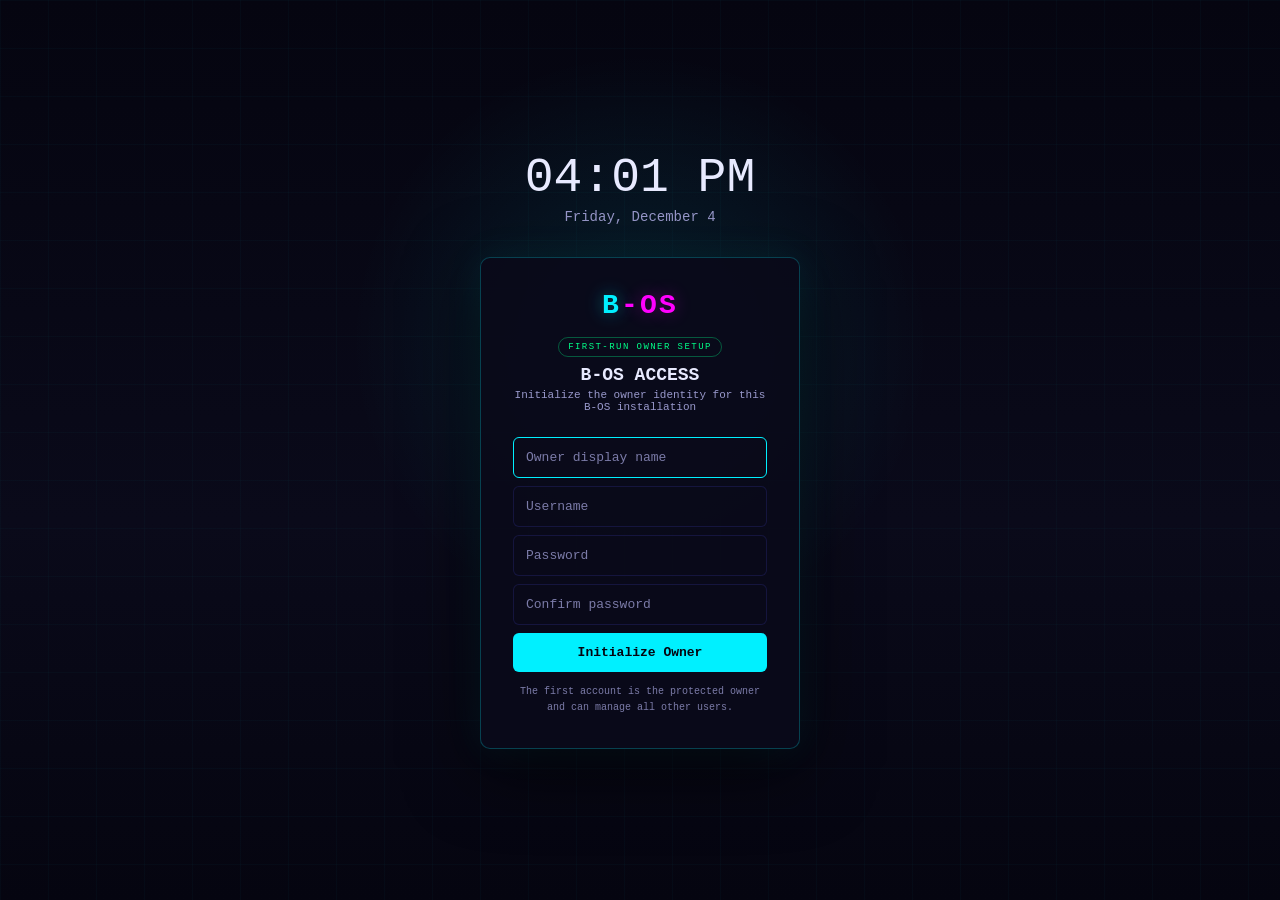
<file: os/index.html>
<!DOCTYPE html>
<html lang="en">
<head>
<meta charset="UTF-8">
<meta name="viewport" content="width=device-width, initial-scale=1.0">
<meta name="theme-color" content="#050510">
<meta name="mobile-web-app-capable" content="yes">
<meta name="apple-mobile-web-app-capable" content="yes">
<meta name="apple-mobile-web-app-status-bar-style" content="black-translucent">
<meta name="apple-mobile-web-app-title" content="B-OS">
<link rel="manifest" href="manifest.json">
<title>B-OS — Cyberpunk Desktop</title>
<link rel="stylesheet" href="css/os.css">
<script>
window.addEventListener('error', function(event) {
  console.error('B-OS error:', event.error || event.message);
});

window.addEventListener('unhandledrejection', function(event) {
  console.error('B-OS promise error:', event.reason);
});
</script>
</head>
<body>

<!-- ═══════════════════════════════════════════════════
     MOBILE BLOCK
     ═══════════════════════════════════════════════════ -->
<div id="mobileBlock">
  <div class="mob-icon">&#9881;</div>
  <div class="mob-title">B-OS Requires a Desktop</div>
  <div class="mob-sub">
    This operating system is built for desktop browsers.<br>
    Please open on a device with a screen width of 1024px or more.
  </div>
</div>

<!-- ═══════════════════════════════════════════════════
     BOOT SCREEN
     ═══════════════════════════════════════════════════ -->
<div id="bootOverlay">
  <div id="bootText"></div>
  <div class="boot-progress-wrap"><div class="boot-progress-bar" id="bootProgress"></div></div>
</div>

<!-- ═══════════════════════════════════════════════════
     DESKTOP
     ═══════════════════════════════════════════════════ -->
<div id="desktop">
  <div id="desktopWallpaper"></div>
  <canvas id="particleCanvas"></canvas>
  <div id="desktopGrid"></div>
  <div id="desktopNoise"></div>
  <div id="desktopOrb"></div>
  <div id="desktopIcons"></div>
  <div id="windowContainer"></div>
</div>

<!-- ═══════════════════════════════════════════════════
     EXIT BUTTON
     ═══════════════════════════════════════════════════ -->
<button id="exitButton" aria-label="Exit B-OS" title="Exit B-OS">
  <svg width="16" height="16" viewBox="0 0 24 24" fill="none" stroke="currentColor" stroke-width="2" stroke-linecap="round" stroke-linejoin="round">
    <path d="M9 21H5a2 2 0 01-2-2V5a2 2 0 012-2h4"/>
    <polyline points="16 17 21 12 16 7"/>
    <line x1="21" y1="12" x2="9" y2="12"/>
  </svg>
</button>

<!-- ═══════════════════════════════════════════════════
     CONFIRMATION DIALOG
     ═══════════════════════════════════════════════════ -->
<div id="confirmOverlay">
  <div id="confirmDialog" role="dialog" aria-modal="true" aria-labelledby="confirmTitle" aria-describedby="confirmDescription">
    <div class="dlg-icon">&#9211;</div>
    <div class="dlg-title" id="confirmTitle">Return to host OS?</div>
    <div class="dlg-body" id="confirmDescription">This ends the B-OS session and returns you to the landing portal. Standard browser tabs may require manual confirmation.</div>
    <div class="dlg-actions">
      <button class="dlg-btn dlg-btn--yes" id="confirmYes">Yes, Exit</button>
      <button class="dlg-btn dlg-btn--no" id="confirmNo">Stay</button>
    </div>
  </div>
</div>

<div id="shutdownOverlay" aria-hidden="true">
  <div class="shutdown-panel">
    <div class="shutdown-kicker"><span class="shutdown-status-dot"></span>B-OS POWER CONTROL</div>
    <div class="shutdown-icon" aria-hidden="true">⏻</div>
    <div id="shutdownText" class="shutdown-msg" aria-live="polite">Shutting down...</div>
    <div id="shutdownDetail" class="shutdown-detail">Closing services and preserving your host session.</div>
    <div id="shutdownProgress" class="shutdown-progress" aria-hidden="true"><span></span></div>
    <button id="powerOn" class="power-on-btn" type="button">Power On</button>
  </div>
</div>

<div id="loginOverlay">
  <div style="text-align:center;margin-bottom:32px;">
    <div id="lockTime" class="lock-time"></div>
    <div id="lockDate" class="lock-date"></div>
  </div>
  <form id="loginBox">
    <div style="text-align:center;margin-bottom:24px;">
      <div class="lock-avatar" aria-hidden="true">B<span>-OS</span></div>
      <div id="loginModeBadge" class="login-mode-badge">IDENTITY GATE</div>
      <div class="lock-username">B-OS ACCESS</div>
      <div id="loginMsg" class="lock-subtitle">Authenticate to enter your workspace</div>
    </div>
    <input id="loginDisplayName" class="login-field setup-only" type="text" placeholder="Owner display name" autocomplete="name" maxlength="50">
    <input id="loginUser" class="login-field" type="text" placeholder="Username" autocomplete="username" autocapitalize="none" spellcheck="false">
    <input id="loginPass" class="login-field" type="password" placeholder="Password" autocomplete="current-password">
    <input id="loginConfirm" class="login-field setup-only" type="password" placeholder="Confirm password" autocomplete="new-password">
    <button id="loginBtn" class="login-btn" type="submit">ENTER B-OS</button>
    <div id="loginHint" class="login-hint">Use your B-OS account credentials.</div>
    <div id="loginError"></div>
  </form>
</div>

<!-- ═══════════════════════════════════════════════════
     TASKBAR
     ═══════════════════════════════════════════════════ -->
<div id="taskbar">
  <button id="startBtn" aria-label="Open B-OS command menu" title="B-OS Command Menu">B_</button>
  <div id="taskbarSearch">
    <span class="taskbar-search-icon">&#128269;</span>
    <input id="searchInput" type="text" placeholder="Search B-OS..." autocomplete="off">
  </div>
  <div id="taskbarWindows"></div>
  <div id="systemTray">
      <div id="trayNetwork" class="tray-item" title="Network">📶</div>
      <div id="trayVolume" class="tray-item" title="Volume">
        <span id="volIcon">&#128266;</span>
        <div id="volSlider"><input id="volRange" type="range" min="0" max="100" value="70"></div>
      </div>
      <div id="trayBattery" class="tray-item" title="Battery">🔋 100%</div>
      <div id="trayWeather" class="tray-item" title="Weather">
        <span id="weatherIcon">☀️</span>
        <span id="weatherTemp">72°</span>
      </div>
      <div id="trayBackend" title="Backend status">
        <div id="backendDot"></div>
        <span id="backendLabel">offline</span>
        <div id="backendTooltip">Backend: checking...</div>
      </div>
      <div id="trayClock" class="tray-item" title="Click for calendar">00:00:00</div>
      <div id="trayPower" title="Power">
        <span style="font-size:14px;">&#9210;</span>
        <div id="powerMenu">
          <div class="power-item" id="enterFullscreen" data-action="fullscreen">⛶ Full Screen</div>
          <div class="power-item" data-action="lock">🔒 Lock</div>
          <div class="power-item" data-action="sleep">😴 Sleep</div>
          <div class="power-item" data-action="restart">🔄 Restart</div>
          <div class="power-item" data-action="shutdown">⏻ Shut Down</div>
        </div>
      </div>
    </div>
  </div>

  <div id="calendarPopup">
    <div id="calDate" class="cal-title"></div>
    <div id="calGrid" class="cal-grid"></div>
  </div>

  <div id="toastContainer"></div>

  <div id="altTabOverlay">
    <div id="altTabContent"></div>
  </div>

  <div id="desktopContextMenu">
    <div class="ctx-item" data-action="refresh">🔄 Refresh</div>
    <div class="ctx-item" data-action="settings">⚙ Open Settings</div>
    <div class="ctx-sep"></div>
    <div class="ctx-item" data-action="terminal">>_ New Terminal</div>
    <div class="ctx-item" data-action="files">📁 Open Files</div>
  </div>

<!-- ═══════════════════════════════════════════════════
     START MENU
     ═══════════════════════════════════════════════════ -->
<div id="startMenu">
  <div id="startMenuHeader">
    <div class="menu-label">B-OS Applications</div>
  </div>
  <div id="startMenuApps"></div>
  <div id="startMenuFooter">
    <span>B-OS v0.1.0</span>
    <div class="startMenu-power-btn" id="startMenuPower" title="Power options">
      <span class="power-label">⏻ Power</span>
    </div>
  </div>
</div>

<!-- Services -->
<script src="services/api.js"></script>
<script src="services/filesystem.js"></script>

<!-- Shared desktop state -->
<script src="desktop/state.js"></script>

<!-- Kernel -->
<script src="kernel/event-system.js"></script>
<script src="kernel/process-manager.js"></script>
<script src="kernel/bos.js"></script>
<script src="kernel/window-manager.js"></script>

<!-- Desktop -->
<script src="desktop/shell.js"></script>
<script src="services/auth.js"></script>
<script src="desktop/app-styles.js"></script>

<!-- Applications (loaded after BOS is defined) -->
<script src="apps/terminal/app.js"></script>
<script src="apps/files/app.js"></script>
<script src="apps/ai-chat/app.js"></script>
<script src="apps/browser/app.js"></script>
<script src="apps/settings/app.js"></script>
<script src="apps/clock/app.js"></script>
<script src="apps/games/app.js"></script>
<script src="apps/task-manager/app.js"></script>
<script src="apps/calculator/app.js"></script>
<script src="apps/notepad/app.js"></script>
<script src="apps/quick-settings/app.js"></script>
<script src="apps/paint/app.js"></script>
<script src="apps/music/app.js"></script>
<script src="apps/profile/app.js"></script>
<script src="apps/screenshot/app.js"></script>
<script src="apps/app-store/app.js"></script>
<script src="apps/system-monitor/app.js"></script>
<script src="apps/disk-usage/app.js"></script>
<script src="apps/run/app.js"></script>
<script src="apps/advanced/app.js"></script>

</body>
</html>
</file>
<file: os/css/os.css>
/* ═══════════════════════════════════════════════════════
   DESIGN SYSTEM — B-OS Cyberpunk Desktop
   ═══════════════════════════════════════════════════════ */
:root {
  /* Core palette — shared with the B-OS portal */
  --void:        #050510;
  --abyss:       #0a0a1a;
  --deep:        #0d0d24;
  --surface:     #111130;
  --elevated:    #181848;

  /* Neon accents */
  --cyan:        #00f0ff;
  --cyan-dim:    #00f0ff66;
  --cyan-ghost:  #00f0ff18;
  --magenta:     #ff00ff;
  --magenta-dim: #ff00ff55;
  --magenta-ghost:#ff00ff12;
  --green:       #00ff88;
  --green-dim:   #00ff8844;
  --amber:       #ffaa00;
  --amber-dim:   #ffaa0044;
  --red:         #ff3355;
  --red-dim:     #ff335544;

  /* Taskbar specific */
  --taskbar-bg:  rgba(5,5,16,0.9);
  --tray-bg:     rgba(10,10,26,0.97);
  --menu-bg:     rgba(10,10,26,0.97);
  --hover-bg:    rgba(0,240,255,0.08);
  --active-bg:   rgba(0,240,255,0.13);
  --border-subtle: rgba(0,240,255,0.08);
  --border-med:  rgba(0,240,255,0.18);

  /* Text */
  --text-bright: #e8eaff;
  --text-mid:    #9999cc;
  --text-dim:    #7b7ba8;
  --text-base:   13px;

  /* Spacing (4px grid) */
  --sp-1: 4px;   --sp-2: 8px;   --sp-3: 12px;
  --sp-4: 16px;  --sp-5: 20px;  --sp-6: 24px;
  --sp-8: 32px;  --sp-10: 40px; --sp-12: 48px;

  /* Typography */
  --font-mono:    'Consolas', 'SF Mono', 'Fira Code', 'Courier New', monospace;
  --font-display: 'Consolas', 'SF Mono', 'Fira Code', 'Courier New', monospace;

  /* Compact terminal-inspired geometry */
  --r-sm: 3px;
  --r-md: 6px;
  --r-lg: 10px;

  /* Atmospheric glows */
  --glow-cyan:    0 0 18px var(--cyan-dim), 0 0 48px var(--cyan-ghost);
  --glow-magenta: 0 0 18px var(--magenta-dim), 0 0 48px var(--magenta-ghost);

  /* Transitions */
  --ease-out: cubic-bezier(0.22, 1, 0.36, 1);
  --ease-spring: cubic-bezier(0.34, 1.56, 0.64, 1);

  /* Layout */
  --taskbar-h: 48px;
}

/* ═══════════════════════════════════════════════════════
   RESET
   ═══════════════════════════════════════════════════════ */
*, *::before, *::after { margin: 0; padding: 0; box-sizing: border-box; }

html, body {
  width: 100vw;
  height: 100vh;
  overflow: hidden;
  font-family: var(--font-display);
  font-size: var(--text-base);
  background: var(--void);
  color: var(--text-bright);
  -webkit-font-smoothing: antialiased;
  user-select: none;
}

.win-titlebar, #taskbar, .desktop-icon, #bootText, #startMenu, #desktopIcons {
  user-select: none;
}
.win-body, input, textarea, #term-output, [contenteditable] {
  user-select: text;
}

::selection,
::-moz-selection {
  background: var(--cyan);
  color: var(--void);
}

/* ═══════════════════════════════════════════════════════
   MOBILE BLOCK
   ═══════════════════════════════════════════════════════ */
#mobileBlock {
  display: none;
  position: fixed;
  inset: 0;
  z-index: 99999;
  background: var(--void);
  flex-direction: column;
  align-items: center;
  justify-content: center;
  text-align: center;
  padding: var(--sp-8);
}

#mobileBlock .mob-icon {
  font-size: 48px;
  margin-bottom: var(--sp-6);
  color: var(--cyan);
}

#mobileBlock .mob-title {
  font-family: var(--font-display);
  font-size: 1.5rem;
  font-weight: 600;
  margin-bottom: var(--sp-3);
  color: var(--text-bright);
}

#mobileBlock .mob-sub {
  font-size: 0.875rem;
  color: var(--text-dim);
  line-height: 1.8;
}

@media (max-width: 1023px) {
  #mobileBlock { display: flex; }
}

/* ═══════════════════════════════════════════════════════
   BOOT SCREEN
   ═══════════════════════════════════════════════════════ */
#bootOverlay {
  position: fixed;
  inset: 0;
  z-index: 10000;
  background: #000;
  display: flex;
  flex-direction: column;
  align-items: flex-start;
  justify-content: flex-start;
  padding: var(--sp-8);
  transition: opacity 0.6s var(--ease-out), visibility 0.6s;
}

#bootOverlay.hidden {
  opacity: 0;
  visibility: hidden;
  pointer-events: none;
}

#bootText {
  font-family: var(--font-mono);
  font-size: 13px;
  line-height: 1.8;
  color: var(--green);
  white-space: pre-wrap;
  max-width: 100%;
  overflow: hidden;
}

#bootText .ok { color: var(--cyan); }
#bootText .warn { color: var(--amber); }
#bootText .dim { color: var(--text-dim); }
#bootText .logo { color: var(--cyan); font-weight: 700; font-size: 18px; }
#bootText .cursor {
  display: inline-block;
  width: 8px;
  height: 15px;
  background: var(--green);
  animation: bootBlink 0.7s step-end infinite;
  vertical-align: text-bottom;
}

@keyframes bootBlink {
  50% { opacity: 0; }
}

.boot-progress-wrap {
  position: absolute;
  bottom: var(--sp-8);
  left: var(--sp-8);
  right: var(--sp-8);
  height: 2px;
  background: rgba(255,255,255,0.06);
  border-radius: 1px;
  overflow: hidden;
}

.boot-progress-bar {
  height: 100%;
  background: var(--cyan);
  width: 0%;
  transition: width 0.15s linear;
}

/* ═══════════════════════════════════════════════════════
   DESKTOP BACKGROUND — Cyberpunk atmosphere
   ═══════════════════════════════════════════════════════ */
#desktop {
  position: fixed;
  inset: 0;
  bottom: var(--taskbar-h);
  overflow: hidden;
  opacity: 0;
  transition: opacity 0.8s var(--ease-out);
}

#desktop.visible { opacity: 1; }

/* Animated gradient wallpaper */
#desktopWallpaper {
  position: absolute;
  inset: 0;
  background:
    radial-gradient(ellipse 80% 60% at 18% 24%, rgba(0,240,255,0.06), transparent 58%),
    radial-gradient(ellipse 70% 70% at 86% 82%, rgba(255,0,255,0.045), transparent 60%),
    linear-gradient(180deg, #050510 0%, #0a0a1a 52%, #0d0d24 100%);
}

#desktopWallpaper.wp-particles {
  background:
    radial-gradient(ellipse 80% 60% at 20% 30%, rgba(0,240,255,0.04) 0%, transparent 60%),
    radial-gradient(ellipse 60% 80% at 80% 70%, rgba(255,0,255,0.03) 0%, transparent 60%),
    linear-gradient(180deg, #050510 0%, #0a0a1a 50%, #0d0d24 100%);
  animation: wallpaperShift 30s ease-in-out infinite alternate;
}

@keyframes wallpaperShift {
  0%   { filter: hue-rotate(0deg); }
  50%  { filter: hue-rotate(8deg); }
  100% { filter: hue-rotate(-5deg); }
}

#desktopWallpaper.wp-grid {
  background:
    linear-gradient(var(--cyan-ghost) 1px, transparent 1px),
    linear-gradient(90deg, var(--cyan-ghost) 1px, transparent 1px),
    linear-gradient(135deg, #050510 0%, #0a0a1a 100%);
  background-size: 80px 80px, 80px 80px, 100% 100%;
}

#desktopWallpaper.wp-none {
  background: var(--void);
}

/* Perspective grid */
#desktopGrid {
  position: absolute;
  inset: 0;
  background-image:
    linear-gradient(var(--cyan-ghost) 1px, transparent 1px),
    linear-gradient(90deg, var(--cyan-ghost) 1px, transparent 1px);
  background-size: 80px 80px;
  opacity: 0.15;
  mask-image: radial-gradient(ellipse 70% 50% at 50% 60%, black 10%, transparent 70%);
  -webkit-mask-image: radial-gradient(ellipse 70% 50% at 50% 60%, black 10%, transparent 70%);
}

/* Particle field canvas */
#particleCanvas {
  position: absolute;
  inset: 0;
  width: 100%;
  height: 100%;
  z-index: 0;
  pointer-events: none;
}

/* Noise texture */
#desktopNoise {
  position: absolute;
  inset: 0;
  pointer-events: none;
  opacity: 0.035;
  background-image: url("data:image/svg+xml,%3Csvg viewBox='0 0 256 256' xmlns='http://www.w3.org/2000/svg'%3E%3Cfilter id='n'%3E%3CfeTurbulence type='fractalNoise' baseFrequency='0.9' numOctaves='4' stitchTiles='stitch'/%3E%3C/filter%3E%3Crect width='100%25' height='100%25' filter='url(%23n)'/%3E%3C/svg%3E");
  background-repeat: repeat;
  background-size: 256px 256px;
  z-index: 2;
}

/* Floating orb ambience */
#desktopOrb {
  position: absolute;
  width: 600px;
  height: 600px;
  border-radius: 50%;
  filter: blur(150px);
  pointer-events: none;
  z-index: 0;
  bottom: -15%;
  right: -10%;
  background: radial-gradient(circle, var(--magenta-ghost) 0%, transparent 70%);
  animation: orbFloat 25s ease-in-out infinite alternate;
}

@keyframes orbFloat {
  0%   { transform: translate(0,0) scale(1); }
  100% { transform: translate(-60px,-40px) scale(1.1); }
}

/* ═══════════════════════════════════════════════════════
   DESKTOP ICONS
   ═══════════════════════════════════════════════════════ */
#desktopIcons {
  position: absolute;
  top: var(--sp-6);
  left: var(--sp-6);
  display: flex;
  flex-direction: column;
  gap: var(--sp-2);
  z-index: 5;
}

.desktop-icon {
  display: flex;
  flex-direction: column;
  align-items: center;
  gap: var(--sp-1);
  width: 80px;
  padding: var(--sp-3) var(--sp-2);
  border-radius: var(--r-sm);
  cursor: pointer;
  transition: background 0.15s;
  text-align: center;
}

.desktop-icon:hover {
  background: var(--hover-bg);
  box-shadow: inset 0 0 0 1px var(--cyan-ghost), 0 0 18px var(--cyan-ghost);
}

.desktop-icon:active {
  background: rgba(255,255,255,0.04);
}

.desktop-icon .icon-glyph {
  width: 44px;
  height: 44px;
  display: flex;
  align-items: center;
  justify-content: center;
  font-size: 22px;
  border-radius: var(--r-sm);
  background: linear-gradient(145deg, rgba(0,240,255,0.1), rgba(255,0,255,0.05));
  border: 1px solid var(--border-med);
  transition: border-color 0.2s;
}

.desktop-icon:hover .icon-glyph {
  border-color: var(--cyan);
  box-shadow: var(--glow-cyan);
}

.desktop-icon .icon-label {
  font-size: 11px;
  color: var(--text-bright);
  line-height: 1.3;
  max-width: 72px;
  overflow: hidden;
  text-overflow: ellipsis;
  white-space: nowrap;
}

/* ═══════════════════════════════════════════════════════
   EXIT BUTTON — Top right
   ═══════════════════════════════════════════════════════ */
#exitButton {
  position: fixed;
  top: var(--sp-4);
  right: var(--sp-4);
  z-index: 500;
  width: 36px;
  height: 36px;
  display: flex;
  align-items: center;
  justify-content: center;
  background: rgba(255,255,255,0.06);
  border: 1px solid var(--border-med);
  border-radius: var(--r-sm);
  color: var(--text-dim);
  cursor: pointer;
  font-size: 16px;
  transition: all 0.2s var(--ease-out);
  opacity: 0;
  pointer-events: none;
}

#exitButton.visible {
  opacity: 1;
  pointer-events: auto;
}

#exitButton:hover {
  background: var(--red);
  border-color: var(--red);
  color: #fff;
}

/* ═══════════════════════════════════════════════════════
   CONFIRMATION DIALOG
   ═══════════════════════════════════════════════════════ */
#confirmOverlay {
  position: fixed;
  inset: 0;
  z-index: 9000;
  background: rgba(0,0,0,0.5);
  backdrop-filter: blur(4px);
  display: none;
  align-items: center;
  justify-content: center;
}

#confirmOverlay.active { display: flex; }

#confirmDialog {
  background: var(--surface);
  border: 1px solid var(--deep);
  border-radius: var(--r-lg);
  padding: var(--sp-8);
  max-width: 380px;
  width: 90%;
  text-align: center;
  box-shadow: 0 16px 64px rgba(0,0,0,0.4);
  animation: dialogIn 0.2s var(--ease-out);
}

@keyframes dialogIn {
  0%   { opacity: 0; transform: scale(0.95) translateY(8px); }
  100% { opacity: 1; transform: scale(1) translateY(0); }
}

#confirmDialog .dlg-icon {
  font-size: 32px;
  margin-bottom: var(--sp-4);
  color: var(--amber);
}

#confirmDialog .dlg-title {
  font-family: var(--font-display);
  font-size: 1rem;
  font-weight: 600;
  margin-bottom: var(--sp-2);
  color: var(--text-bright);
}

#confirmDialog .dlg-body {
  font-size: 0.8rem;
  color: var(--text-mid);
  margin-bottom: var(--sp-6);
  line-height: 1.6;
}

#confirmDialog .dlg-actions {
  display: flex;
  gap: var(--sp-3);
  justify-content: center;
}

#confirmDialog .dlg-btn {
  font-family: var(--font-display);
  font-size: 0.8rem;
  padding: var(--sp-2) var(--sp-5);
  border: none;
  border-radius: var(--r-sm);
  cursor: pointer;
  transition: all 0.15s var(--ease-out);
}

#confirmDialog .dlg-btn--yes {
  background: var(--cyan);
  color: var(--void);
}

#confirmDialog .dlg-btn--yes:hover {
  background: var(--text-bright);
  box-shadow: var(--glow-cyan);
}

#confirmDialog .dlg-btn--no {
  background: var(--elevated);
  color: var(--text-mid);
}

#confirmDialog .dlg-btn--no:hover {
  background: var(--surface);
  color: var(--text-bright);
}

/* ═══════════════════════════════════════════════════════
   WINDOW MANAGER — Neon terminal chrome
   ═══════════════════════════════════════════════════════ */
#windowContainer {
  position: absolute;
  inset: 0;
  z-index: 100;
  pointer-events: none;
}

.bos-window {
  position: absolute;
  display: flex;
  flex-direction: column;
  background: var(--void);
  border: 1px solid rgba(0,240,255,0.2);
  border-radius: var(--r-lg);
  box-shadow: 0 18px 64px rgba(0,0,0,0.66), 0 0 24px rgba(0,240,255,0.035);
  pointer-events: auto;
  overflow: hidden;
  transition: border-color 0.2s, box-shadow 0.2s;
  animation: winOpen 0.2s var(--ease-out);
}

@keyframes winOpen {
  0%   { opacity: 0; transform: scale(0.95) translateY(8px); }
  100% { opacity: 1; transform: scale(1) translateY(0); }
}

.bos-window.closing {
  animation: winClose 0.15s var(--ease-out) forwards;
}

@keyframes winClose {
  0%   { opacity: 1; transform: scale(1); }
  100% { opacity: 0; transform: scale(0.95) translateY(8px); }
}

.bos-window.minimizing {
  animation: winMinimize 0.2s var(--ease-out) forwards;
}

@keyframes winMinimize {
  0%   { opacity: 1; transform: scale(1); }
  100% { opacity: 0; transform: scale(0.5) translateY(100px); }
}

.bos-window.restoring {
  animation: winRestore 0.2s var(--ease-out);
}

@keyframes winRestore {
  0%   { opacity: 0; transform: scale(0.5) translateY(100px); }
  100% { opacity: 1; transform: scale(1) translateY(0); }
}

.bos-window.focused {
  border-color: var(--cyan);
  box-shadow: 0 20px 70px rgba(0,0,0,0.72), 0 0 24px var(--cyan-ghost);
}

/* Title bar — luminous command strip */
.win-titlebar {
  display: flex;
  align-items: center;
  gap: var(--sp-2);
  height: 32px;
  padding: 0 var(--sp-3);
  background: linear-gradient(90deg, rgba(17,17,48,0.98), rgba(10,10,26,0.98));
  border-bottom: 1px solid var(--border-subtle);
  flex-shrink: 0;
  cursor: default;
}

.bos-window.focused .win-titlebar {
  background: linear-gradient(90deg, rgba(0,240,255,0.1), rgba(17,17,48,0.98) 24%, rgba(255,0,255,0.05));
}

.win-titlebar-icon {
  font-size: 13px;
  flex-shrink: 0;
}

.win-titlebar-title {
  font-size: 12px;
  font-weight: 600;
  letter-spacing: 0.04em;
  color: var(--text-dim);
  flex: 1;
  overflow: hidden;
  text-overflow: ellipsis;
  white-space: nowrap;
}

.bos-window.focused .win-titlebar-title {
  color: var(--text-bright);
}

/* Window controls */
.win-controls {
  display: flex;
  flex-shrink: 0;
}

.win-ctrl-btn {
  width: 46px;
  height: 32px;
  display: flex;
  align-items: center;
  justify-content: center;
  border: none;
  background: transparent;
  color: var(--text-mid);
  font-size: 10px;
  cursor: pointer;
  transition: background 0.1s;
  font-family: var(--font-display);
}

.win-ctrl-btn:hover {
  background: var(--hover-bg);
  color: var(--text-bright);
}

.win-ctrl-btn.win-close:hover {
  background: var(--red);
  color: #fff;
}

/* Window body */
.win-body {
  flex: 1;
  overflow: auto;
  position: relative;
  font-size: var(--text-base);
}

.win-body::-webkit-scrollbar { width: 6px; height: 6px; }
.win-body::-webkit-scrollbar-track { background: transparent; }
.win-body::-webkit-scrollbar-thumb { background: rgba(255,255,255,0.15); border-radius: 3px; }
.win-body::-webkit-scrollbar-thumb:hover { background: rgba(255,255,255,0.25); }

/* Resize handles */
.win-resize { position: absolute; z-index: 10; }
.win-resize.n  { top: -3px; left: 8px; right: 8px; height: 6px; cursor: n-resize; }
.win-resize.s  { bottom: -3px; left: 8px; right: 8px; height: 6px; cursor: s-resize; }
.win-resize.e  { right: -3px; top: 8px; bottom: 8px; width: 6px; cursor: e-resize; }
.win-resize.w  { left: -3px; top: 8px; bottom: 8px; width: 6px; cursor: w-resize; }
.win-resize.ne { top: -3px; right: -3px; width: 12px; height: 12px; cursor: ne-resize; }
.win-resize.nw { top: -3px; left: -3px; width: 12px; height: 12px; cursor: nw-resize; }
.win-resize.se { bottom: -3px; right: -3px; width: 12px; height: 12px; cursor: se-resize; }
.win-resize.sw { bottom: -3px; left: -3px; width: 12px; height: 12px; cursor: sw-resize; }

/* ═══════════════════════════════════════════════════════
   TASKBAR — B-OS command dock
   ═══════════════════════════════════════════════════════ */
#taskbar {
  position: fixed;
  bottom: 0;
  left: 0;
  right: 0;
  height: var(--taskbar-h);
  z-index: 800;
  display: flex;
  align-items: center;
  padding: 0 var(--sp-3);
  gap: var(--sp-2);
  background: var(--taskbar-bg);
  backdrop-filter: blur(20px);
  border-top: 1px solid rgba(0,240,255,0.22);
  box-shadow: 0 -8px 32px rgba(0,0,0,0.36), 0 -1px 18px var(--cyan-ghost);
  opacity: 0;
  transition: opacity 0.5s var(--ease-out);
}

#taskbar.visible { opacity: 1; }

/* Start button */
#startBtn {
  width: 40px;
  height: 36px;
  display: flex;
  align-items: center;
  justify-content: center;
  border-radius: var(--r-sm);
  border: none;
  background: transparent;
  color: var(--cyan);
  cursor: pointer;
  font-size: 16px;
  font-weight: 700;
  font-family: var(--font-display);
  transition: background 0.15s;
  flex-shrink: 0;
}

#startBtn:hover {
  background: var(--hover-bg);
  text-shadow: 0 0 12px var(--cyan);
}

#startBtn.active {
  background: var(--active-bg);
}

/* Taskbar separator */
.taskbar-sep {
  width: 1px;
  height: 24px;
  background: var(--border-subtle);
  flex-shrink: 0;
}

/* Taskbar search */
#taskbarSearch {
  display: flex;
  align-items: center;
  background: rgba(255,255,255,0.06);
  border: 1px solid var(--border-med);
  border-radius: var(--r-md);
  padding: var(--sp-1) var(--sp-3);
  width: 220px;
  height: 32px;
  transition: border-color 0.2s, background 0.2s, width 0.3s var(--ease-out);
  flex-shrink: 0;
}

#taskbarSearch:focus-within {
  border-color: var(--cyan);
  background: rgba(255,255,255,0.10);
  width: 300px;
}

.taskbar-search-icon {
  color: var(--text-mid);
  font-size: 13px;
  margin-right: var(--sp-2);
  flex-shrink: 0;
  pointer-events: none;
  transition: color 0.2s;
}

#taskbarSearch:focus-within .taskbar-search-icon {
  color: var(--cyan);
}

#searchInput {
  background: none;
  border: none;
  color: var(--text-bright);
  font-size: 12px;
  font-family: var(--font-display);
  outline: none;
  width: 100%;
  min-width: 0;
}

#searchInput::placeholder {
  color: var(--text-dim);
  font-size: 12px;
}

/* ═══════════════════════════════════════════════════════
   TASKBAR WINDOW BUTTONS
   ═══════════════════════════════════════════════════════ */
#taskbarWindows {
  display: flex;
  gap: var(--sp-1);
  flex: 1;
  overflow-x: auto;
  scrollbar-width: none;
}

#taskbarWindows::-webkit-scrollbar { display: none; }

.taskbar-win-btn {
  display: flex;
  align-items: center;
  gap: var(--sp-2);
  height: 32px;
  padding: 0 var(--sp-3);
  border-radius: var(--r-sm);
  border: none;
  background: transparent;
  color: var(--text-mid);
  cursor: pointer;
  font-family: var(--font-display);
  font-size: 12px;
  white-space: nowrap;
  transition: background 0.1s;
  flex-shrink: 0;
  position: relative;
}

.taskbar-win-btn:hover {
  background: var(--hover-bg);
  color: var(--text-bright);
}

.taskbar-win-btn.focused {
  background: rgba(255,255,255,0.06);
  color: var(--text-bright);
}

.taskbar-win-btn.focused::after {
  content: '';
  position: absolute;
  bottom: 0;
  left: 50%;
  transform: translateX(-50%);
  width: 16px;
  height: 2px;
  background: var(--cyan);
  border-radius: 1px;
}

.taskbar-win-btn .tb-icon {
  font-size: 13px;
}

.taskbar-win-btn .tb-title {
  max-width: 120px;
  overflow: hidden;
  text-overflow: ellipsis;
}

/* ═══════════════════════════════════════════════════════
   SYSTEM TRAY — live system telemetry
   ═══════════════════════════════════════════════════════ */
#systemTray {
  display: flex;
  align-items: center;
  gap: var(--sp-1);
  flex-shrink: 0;
  padding-left: var(--sp-1);
  height: 100%;
}

.tray-item {
  display: flex;
  align-items: center;
  padding: var(--sp-1) 6px;
  border-radius: var(--r-sm);
  cursor: pointer;
  transition: background 0.15s;
  color: var(--text-mid);
  font-size: 12px;
  height: 32px;
}

.tray-item:hover {
  background: var(--hover-bg);
  color: var(--text-bright);
}

/* Weather widget */
#trayWeather {
  display: flex;
  align-items: center;
  gap: 4px;
  font-size: 12px;
}

#weatherIcon { font-size: 14px; }

#weatherTemp {
  font-variant-numeric: tabular-nums;
  font-weight: 500;
}

/* Volume control */
#trayVolume {
  position: relative;
}

#volSlider {
  display: none;
  position: absolute;
  bottom: 100%;
  left: 50%;
  transform: translateX(-50%);
  margin-bottom: var(--sp-2);
  background: var(--tray-bg);
  border: 1px solid var(--border-med);
  border-radius: var(--r-md);
  padding: var(--sp-2);
  width: 36px;
  height: 100px;
  box-shadow: 0 4px 16px rgba(0,0,0,0.4);
}

#trayVolume:hover #volSlider {
  display: flex;
  align-items: center;
  justify-content: center;
}

#volRange {
  writing-mode: vertical-lr;
  direction: rtl;
  width: 20px;
  height: 100%;
}

/* Clock — clickable with tabular nums */
#trayClock {
  font-size: 12px;
  color: var(--text-bright);
  font-variant-numeric: tabular-nums;
  padding: var(--sp-1) 6px;
  cursor: pointer;
}

#trayClock:hover {
  background: var(--hover-bg);
  border-radius: var(--r-sm);
}

/* Backend status dot */
#trayBackend {
  display: flex;
  align-items: center;
  gap: var(--sp-1);
  font-size: 11px;
  color: var(--text-dim);
  cursor: default;
  position: relative;
  padding: var(--sp-1) 6px;
  border-radius: var(--r-sm);
}

#trayBackend:hover { background: var(--hover-bg); }

#backendDot {
  width: 7px;
  height: 7px;
  border-radius: 50%;
  background: var(--red);
  transition: background 0.4s;
  flex-shrink: 0;
}

#backendDot.online {
  background: var(--green);
  animation: dotPulse 3s ease-in-out infinite;
}

@keyframes dotPulse {
  0%, 100% { opacity: 1; }
  50%      { opacity: 0.6; }
}

#backendTooltip {
  position: absolute;
  bottom: 100%;
  right: 0;
  padding: var(--sp-2) var(--sp-3);
  background: var(--elevated);
  border: 1px solid var(--border-med);
  border-radius: var(--r-sm);
  font-size: 11px;
  color: var(--text-mid);
  white-space: nowrap;
  pointer-events: none;
  opacity: 0;
  transform: translateY(4px);
  transition: all 0.15s var(--ease-out);
  margin-bottom: var(--sp-2);
  z-index: 10;
}

#trayBackend:hover #backendTooltip {
  opacity: 1;
  transform: translateY(0);
}

/* ═══════════════════════════════════════════════════════
   POWER MENU — Flyout from system tray
   ═══════════════════════════════════════════════════════ */
#trayPower {
  position: relative;
  display: flex;
  align-items: center;
  padding: var(--sp-1) 6px;
  border-radius: var(--r-sm);
  color: var(--text-mid);
  cursor: pointer;
  height: 32px;
  transition: background 0.15s;
}

#trayPower:hover {
  background: var(--hover-bg);
  color: var(--text-bright);
}

#powerMenu {
  display: none;
  position: absolute;
  bottom: 100%;
  right: 0;
  margin-bottom: var(--sp-2);
  background: var(--tray-bg);
  border: 1px solid var(--border-med);
  border-radius: var(--r-md);
  padding: var(--sp-1);
  min-width: 160px;
  box-shadow: 0 4px 24px rgba(0,0,0,0.5);
  z-index: 2000;
  animation: flyIn 0.12s var(--ease-out);
}

@keyframes flyIn {
  0%   { opacity: 0; transform: translateY(4px); }
  100% { opacity: 1; transform: translateY(0); }
}

#powerMenu.open { display: block; }

.power-item {
  display: flex;
  align-items: center;
  gap: var(--sp-2);
  padding: var(--sp-2) var(--sp-3);
  cursor: pointer;
  border-radius: var(--r-sm);
  font-size: 12px;
  font-family: var(--font-display);
  color: var(--text-mid);
  transition: background 0.12s, color 0.12s;
}

.power-item:hover {
  background: var(--hover-bg);
  color: var(--text-bright);
}

.power-item[data-action="shutdown"]:hover {
  background: var(--red-dim);
  color: #ff4444;
}

.power-item[data-action="lock"]:hover {
  color: var(--amber);
}

.power-item[data-action="sleep"]:hover {
  color: var(--cyan);
}

.power-item[data-action="restart"]:hover {
  color: var(--green);
}

/* ═══════════════════════════════════════════════════════
   CALENDAR POPUP
   ═══════════════════════════════════════════════════════ */
#calendarPopup {
  display: none;
  position: fixed;
  bottom: calc(var(--taskbar-h) + var(--sp-2));
  right: var(--sp-2);
  background: var(--tray-bg);
  border: 1px solid var(--border-med);
  border-radius: var(--r-md);
  padding: var(--sp-4);
  z-index: 1000;
  min-width: 260px;
  box-shadow: 0 8px 32px rgba(0,0,0,0.5);
  animation: flyIn 0.12s var(--ease-out);
}

#calendarPopup.open { display: block; }

.cal-title {
  font-size: 13px;
  font-weight: 600;
  color: var(--text-bright);
  margin-bottom: var(--sp-3);
}

.cal-grid {
  display: grid;
  grid-template-columns: repeat(7, 1fr);
  gap: 2px;
  text-align: center;
}

.cal-grid div {
  padding: var(--sp-1);
  font-size: 11px;
  color: var(--text-mid);
  cursor: default;
  border-radius: var(--r-sm);
}

.cal-grid div.cal-today {
  background: var(--cyan);
  color: var(--void);
  border-radius: var(--r-sm);
}

.cal-grid div.cal-header {
  color: var(--text-dim);
  font-size: 10px;
  font-weight: 600;
  text-transform: uppercase;
}

/* ═══════════════════════════════════════════════════════
   TOAST NOTIFICATIONS
   ═══════════════════════════════════════════════════════ */
#toastContainer {
  position: fixed;
  top: 60px;
  right: var(--sp-4);
  z-index: 10000;
  display: flex;
  flex-direction: column;
  gap: var(--sp-2);
}

.toast {
  background: var(--tray-bg);
  border: 1px solid var(--border-med);
  border-radius: var(--r-md);
  padding: var(--sp-3) var(--sp-4);
  font-size: 12px;
  color: var(--text-bright);
  box-shadow: 0 4px 12px rgba(0,0,0,0.3);
  animation: toastIn 0.3s ease-out;
  min-width: 200px;
}

.toast.out { animation: toastOut 0.3s ease-out forwards; }

@keyframes toastIn { from { opacity:0; transform:translateX(50px); } to { opacity:1; transform:translateX(0); } }
@keyframes toastOut { from { opacity:1; transform:translateX(0); } to { opacity:0; transform:translateX(50px); } }

/* ═══════════════════════════════════════════════════════
   ALT+TAB SWITCHER
   ═══════════════════════════════════════════════════════ */
#altTabOverlay {
  display: none;
  position: fixed;
  inset: 0;
  z-index: 10001;
  background: rgba(0,0,0,0.6);
  align-items: center;
  justify-content: center;
}

#altTabOverlay.active { display: flex; }

#altTabContent {
  display: flex;
  gap: var(--sp-4);
  flex-wrap: wrap;
  justify-content: center;
  max-width: 600px;
}

.alt-tab-item {
  background: rgba(30,30,46,0.95);
  border: 2px solid var(--border-med);
  border-radius: var(--r-md);
  padding: var(--sp-4);
  text-align: center;
  min-width: 100px;
  color: var(--text-bright);
  font-size: 12px;
}

.alt-tab-item.selected {
  border-color: var(--cyan);
  background: var(--cyan-ghost);
  box-shadow: var(--glow-cyan);
}

/* ═══════════════════════════════════════════════════════
   DESKTOP CONTEXT MENU
   ═══════════════════════════════════════════════════════ */
#desktopContextMenu {
  display: none;
  position: fixed;
  z-index: 10002;
  background: var(--tray-bg);
  border: 1px solid var(--border-med);
  border-radius: var(--r-md);
  padding: var(--sp-1);
  min-width: 160px;
  box-shadow: 0 8px 32px rgba(0,0,0,0.5);
}

.ctx-item {
  padding: var(--sp-2) var(--sp-3);
  cursor: pointer;
  border-radius: var(--r-sm);
  font-size: 12px;
  color: var(--text-mid);
  transition: background 0.1s, color 0.1s;
}

.ctx-item:hover {
  background: var(--hover-bg);
  color: var(--text-bright);
}

.ctx-sep {
  height: 1px;
  background: var(--border-subtle);
  margin: var(--sp-1) var(--sp-2);
}

/* ═══════════════════════════════════════════════════════
   SHUTDOWN / SLEEP OVERLAY
   ═══════════════════════════════════════════════════════ */
#shutdownOverlay {
  display: none;
  position: fixed;
  inset: 0;
  z-index: 99999;
  overflow: hidden;
  background:
    radial-gradient(circle at 50% 42%, rgba(0,240,255,0.09), transparent 34%),
    linear-gradient(145deg, #02020a 0%, #060616 52%, #020208 100%);
  align-items: center;
  justify-content: center;
  color: #fff;
}

#shutdownOverlay.active { display: flex; }

#shutdownOverlay::before {
  content: '';
  position: absolute;
  inset: 0;
  background-image:
    linear-gradient(rgba(0,240,255,0.025) 1px, transparent 1px),
    linear-gradient(90deg, rgba(0,240,255,0.025) 1px, transparent 1px);
  background-size: 32px 32px;
  mask-image: radial-gradient(circle at center, #000 0%, transparent 72%);
  pointer-events: none;
}

#shutdownOverlay::after {
  content: '';
  position: absolute;
  width: 360px;
  height: 360px;
  border: 1px solid rgba(0,240,255,0.08);
  border-radius: 50%;
  box-shadow: 0 0 80px rgba(0,240,255,0.05), inset 0 0 80px rgba(0,240,255,0.03);
  pointer-events: none;
}

#shutdownOverlay .shutdown-panel {
  position: relative;
  z-index: 1;
  width: min(460px, calc(100vw - 48px));
  padding: 44px 40px 40px;
  text-align: center;
  background: linear-gradient(180deg, rgba(12,12,32,0.94), rgba(5,5,16,0.96));
  border: 1px solid rgba(0,240,255,0.2);
  border-radius: 10px;
  box-shadow: 0 24px 90px rgba(0,0,0,0.72), 0 0 36px rgba(0,240,255,0.06);
  animation: shutdown-panel-in 0.35s var(--ease-out) both;
}

#shutdownOverlay .shutdown-kicker {
  display: flex;
  align-items: center;
  justify-content: center;
  gap: 9px;
  margin-bottom: 28px;
  color: var(--text-dim);
  font-family: var(--font-mono);
  font-size: 10px;
  letter-spacing: 0.2em;
}

#shutdownOverlay .shutdown-status-dot {
  width: 6px;
  height: 6px;
  border-radius: 50%;
  background: var(--cyan);
  box-shadow: 0 0 10px var(--cyan);
  animation: shutdown-pulse 1.4s ease-in-out infinite;
}

#shutdownOverlay .shutdown-icon {
  display: grid;
  place-items: center;
  width: 88px;
  height: 88px;
  margin: 0 auto 24px;
  border: 1px solid rgba(0,240,255,0.28);
  border-radius: 50%;
  background: rgba(0,240,255,0.045);
  color: var(--cyan);
  font-size: 42px;
  text-shadow: 0 0 24px rgba(0,240,255,0.65);
  box-shadow: inset 0 0 30px rgba(0,240,255,0.05), 0 0 28px rgba(0,240,255,0.08);
}

#shutdownOverlay .shutdown-msg {
  margin-bottom: 10px;
  font-family: var(--font-display);
  font-size: 24px;
  font-weight: 600;
  letter-spacing: -0.02em;
  color: var(--text-bright);
}

#shutdownOverlay .shutdown-detail {
  max-width: 340px;
  margin: 0 auto 28px;
  color: var(--text-mid);
  font-family: var(--font-mono);
  font-size: 11px;
  line-height: 1.7;
}

#shutdownOverlay .shutdown-progress {
  width: min(280px, 100%);
  height: 2px;
  margin: 0 auto;
  overflow: hidden;
  background: rgba(0,240,255,0.1);
}

#shutdownOverlay .shutdown-progress span {
  display: block;
  width: 42%;
  height: 100%;
  background: linear-gradient(90deg, transparent, var(--cyan), transparent);
  box-shadow: 0 0 12px var(--cyan);
  animation: shutdown-scan 1.25s ease-in-out infinite;
}

#shutdownOverlay .power-on-btn {
  display: none;
  align-items: center;
  justify-content: center;
  min-width: 150px;
  margin: 4px auto 0;
  padding: 11px 24px;
  background: rgba(0,240,255,0.1);
  color: var(--cyan);
  border: 1px solid rgba(0,240,255,0.45);
  border-radius: 4px;
  cursor: pointer;
  font-family: var(--font-mono);
  font-size: 12px;
  font-weight: 600;
  letter-spacing: 0.08em;
  transition: background 0.15s, box-shadow 0.15s, color 0.15s;
}

#shutdownOverlay .power-on-btn.visible { display: inline-flex; }

#shutdownOverlay .power-on-btn:hover {
  background: var(--cyan);
  color: #02020a;
  box-shadow: 0 0 24px rgba(0,240,255,0.3);
}

#shutdownOverlay[data-state="off"] .shutdown-status-dot { background: var(--green); box-shadow: 0 0 10px var(--green); animation: none; }
#shutdownOverlay[data-state="off"] .shutdown-icon { color: var(--green); border-color: rgba(0,255,136,0.35); text-shadow: 0 0 24px rgba(0,255,136,0.6); }
#shutdownOverlay[data-state="exit"] .shutdown-status-dot { background: var(--amber); box-shadow: 0 0 10px var(--amber); animation: none; }
#shutdownOverlay[data-state="exit"] .shutdown-icon { color: var(--amber); border-color: rgba(255,170,0,0.35); text-shadow: 0 0 24px rgba(255,170,0,0.5); }
#shutdownOverlay[data-state="off"] .shutdown-progress,
#shutdownOverlay[data-state="exit"] .shutdown-progress { display: none; }

@keyframes shutdown-panel-in {
  from { opacity: 0; transform: translateY(10px) scale(0.985); }
  to { opacity: 1; transform: translateY(0) scale(1); }
}

@keyframes shutdown-pulse {
  0%, 100% { opacity: 0.35; transform: scale(0.8); }
  50% { opacity: 1; transform: scale(1.15); }
}

@keyframes shutdown-scan {
  from { transform: translateX(-120%); }
  to { transform: translateX(340%); }
}

/* ═══════════════════════════════════════════════════════
   LOGIN / LOCK SCREEN
   ═══════════════════════════════════════════════════════ */
#loginOverlay {
  display: none;
  position: fixed;
  inset: 0;
  z-index: 99999;
  background:
    linear-gradient(rgba(0,240,255,0.025) 1px, transparent 1px),
    linear-gradient(90deg, rgba(0,240,255,0.025) 1px, transparent 1px),
    radial-gradient(circle at 50% 38%, rgba(0,240,255,0.11), transparent 34%),
    linear-gradient(180deg, #050510, #0a0a1a 58%, #050510);
  background-size: 48px 48px, 48px 48px, 100% 100%, 100% 100%;
  flex-direction: column;
  align-items: center;
  justify-content: center;
}

#loginOverlay.active { display: flex; }

.lock-time {
  font-size: 48px;
  color: var(--text-bright);
  font-weight: 200;
  font-family: var(--font-display);
}

.lock-date {
  font-size: 14px;
  color: var(--text-mid);
  margin-top: var(--sp-1);
}

.lock-avatar {
  font-family: var(--font-display);
  font-size: 28px;
  font-weight: 700;
  letter-spacing: 0.08em;
  color: var(--cyan);
  text-shadow: var(--glow-cyan);
  margin-bottom: var(--sp-4);
}

.lock-avatar span {
  color: var(--magenta);
  text-shadow: var(--glow-magenta);
}

.login-mode-badge {
  display: inline-block;
  padding: 4px 9px;
  border: 1px solid rgba(0,240,255,0.25);
  border-radius: 999px;
  color: var(--cyan);
  font-family: var(--font-mono);
  font-size: 9px;
  letter-spacing: 0.16em;
}

#loginOverlay.setup-mode .login-mode-badge {
  color: var(--green);
  border-color: rgba(0,255,136,0.32);
}

.lock-username {
  font-size: 18px;
  font-weight: 600;
  color: var(--text-bright);
  margin-top: var(--sp-2);
}

.lock-subtitle {
  color: var(--text-mid);
  font-size: 11px;
  margin-top: var(--sp-1);
}

#loginBox {
  background: rgba(10,10,26,0.95);
  border: 1px solid rgba(0,240,255,0.24);
  border-radius: var(--r-lg);
  padding: var(--sp-8);
  width: 320px;
  box-shadow: 0 20px 72px rgba(0,0,0,0.65), 0 0 36px var(--cyan-ghost);
}

.login-field {
  width: 100%;
  padding: var(--sp-3);
  margin-bottom: var(--sp-2);
  background: rgba(10,10,26,0.9);
  border: 1px solid rgba(24,24,72,0.8);
  color: var(--text-bright);
  border-radius: var(--r-md);
  outline: none;
  font-size: 13px;
  font-family: var(--font-display);
  transition: border-color 0.2s;
}

.login-field:focus {
  border-color: var(--cyan);
}

.login-field::placeholder {
  color: var(--text-dim);
}

.setup-only { display: none; }
#loginOverlay.setup-mode .setup-only { display: block; }

.login-btn {
  width: 100%;
  padding: var(--sp-3);
  background: var(--cyan);
  color: var(--void);
  border: none;
  border-radius: var(--r-md);
  cursor: pointer;
  font-family: var(--font-display);
  font-size: 13px;
  font-weight: 600;
  transition: background 0.15s;
}

.login-btn:hover {
  background: var(--text-bright);
  box-shadow: var(--glow-cyan);
}

.login-hint {
  margin-top: var(--sp-3);
  color: var(--text-dim);
  font-family: var(--font-mono);
  font-size: 10px;
  line-height: 1.6;
  text-align: center;
}

#loginError {
  color: var(--red);
  font-size: 11px;
  margin-top: var(--sp-2);
  text-align: center;
  display: none;
}

/* ═══════════════════════════════════════════════════════
   START MENU — application command palette
   ═══════════════════════════════════════════════════════ */
#startMenu {
  position: fixed;
  bottom: calc(var(--taskbar-h) + var(--sp-3));
  left: 50%;
  transform: translateX(-50%);
  width: 420px;
  max-height: 500px;
  background: var(--menu-bg);
  backdrop-filter: blur(24px);
  border: 1px solid rgba(0,240,255,0.24);
  border-radius: var(--r-lg);
  box-shadow: 0 18px 72px rgba(0,0,0,0.7), 0 0 28px var(--cyan-ghost);
  z-index: 900;
  display: none;
  flex-direction: column;
  overflow: hidden;
  animation: menuIn 0.15s var(--ease-out);
}

@keyframes menuIn {
  0%   { opacity: 0; transform: translateX(-50%) translateY(8px); }
  100% { opacity: 1; transform: translateX(-50%) translateY(0); }
}

#startMenu.open { display: flex; }

/* Start menu header with search */
#startMenuHeader {
  padding: var(--sp-4);
  border-bottom: 1px solid var(--border-subtle);
}

.menu-label {
  font-size: 13px;
  font-weight: 600;
  color: var(--text-bright);
  font-family: var(--font-mono);
  letter-spacing: 0.12em;
  text-transform: uppercase;
}

/* Start menu app list */
#startMenuApps {
  flex: 1;
  overflow-y: auto;
  padding: var(--sp-2);
  min-height: 120px;
}

#startMenuApps::-webkit-scrollbar { width: 4px; }
#startMenuApps::-webkit-scrollbar-track { background: transparent; }
#startMenuApps::-webkit-scrollbar-thumb { background: rgba(255,255,255,0.15); border-radius: 2px; }

.start-menu-app {
  display: flex;
  align-items: center;
  gap: var(--sp-3);
  padding: var(--sp-2) var(--sp-3);
  border-radius: var(--r-sm);
  cursor: pointer;
  transition: background 0.1s;
}

.start-menu-app:hover {
  background: var(--hover-bg);
}

.start-menu-app .sma-icon {
  width: 32px;
  height: 32px;
  display: flex;
  align-items: center;
  justify-content: center;
  font-size: 16px;
  border-radius: var(--r-sm);
  background: rgba(255,255,255,0.05);
  flex-shrink: 0;
}

.start-menu-app .sma-name {
  font-size: 13px;
  color: var(--text-bright);
  font-weight: 400;
}

.start-menu-app .sma-cat {
  font-size: 10px;
  color: var(--text-dim);
  margin-left: auto;
  flex-shrink: 0;
}

/* Start menu footer with power */
#startMenuFooter {
  display: flex;
  align-items: center;
  justify-content: space-between;
  padding: var(--sp-3) var(--sp-4);
  border-top: 1px solid var(--border-subtle);
  font-size: 11px;
  color: var(--text-dim);
}

.startMenu-power-btn {
  display: flex;
  align-items: center;
  gap: var(--sp-1);
  padding: var(--sp-1) var(--sp-2);
  border-radius: var(--r-sm);
  cursor: pointer;
  color: var(--text-dim);
  font-size: 11px;
  transition: color 0.15s, background 0.15s;
}

.startMenu-power-btn:hover {
  color: var(--text-bright);
  background: var(--hover-bg);
}

.startMenu-power-btn .power-label {
  font-family: var(--font-display);
}

/* ═══════════════════════════════════════════════════════
   SEARCH RESULTS HIGHLIGHT
   ═══════════════════════════════════════════════════════ */
.desktop-icon.search-hidden,
.start-menu-app.search-hidden {
  display: none !important;
}

/* ═══════════════════════════════════════════════════════
   UTILITY CLASSES
   ═══════════════════════════════════════════════════════ */
.visually-hidden {
  position: absolute;
  width: 1px;
  height: 1px;
  overflow: hidden;
  clip: rect(0,0,0,0);
}

/* Reduced motion */
@media (prefers-reduced-motion: reduce) {
  *, *::before, *::after {
    animation-duration: 0.01ms !important;
    transition-duration: 0.01ms !important;
  }
}
</file>
